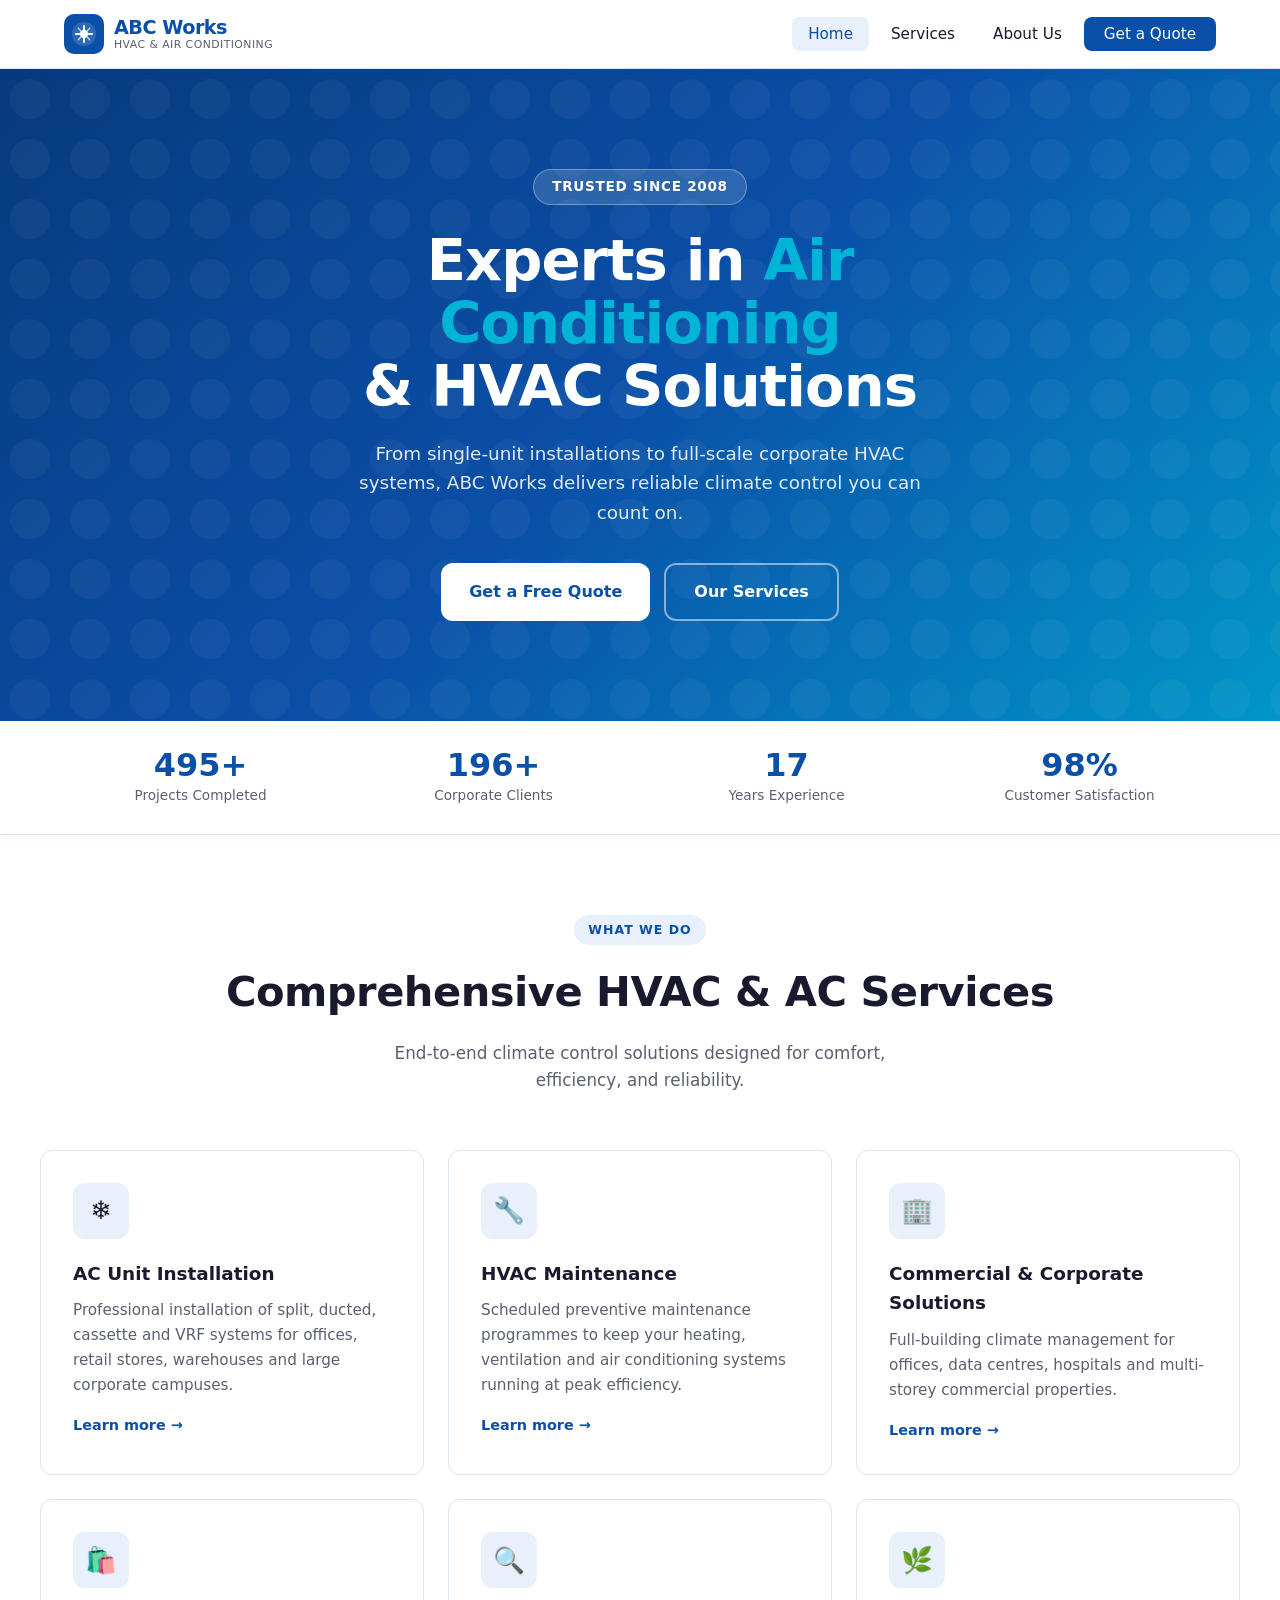
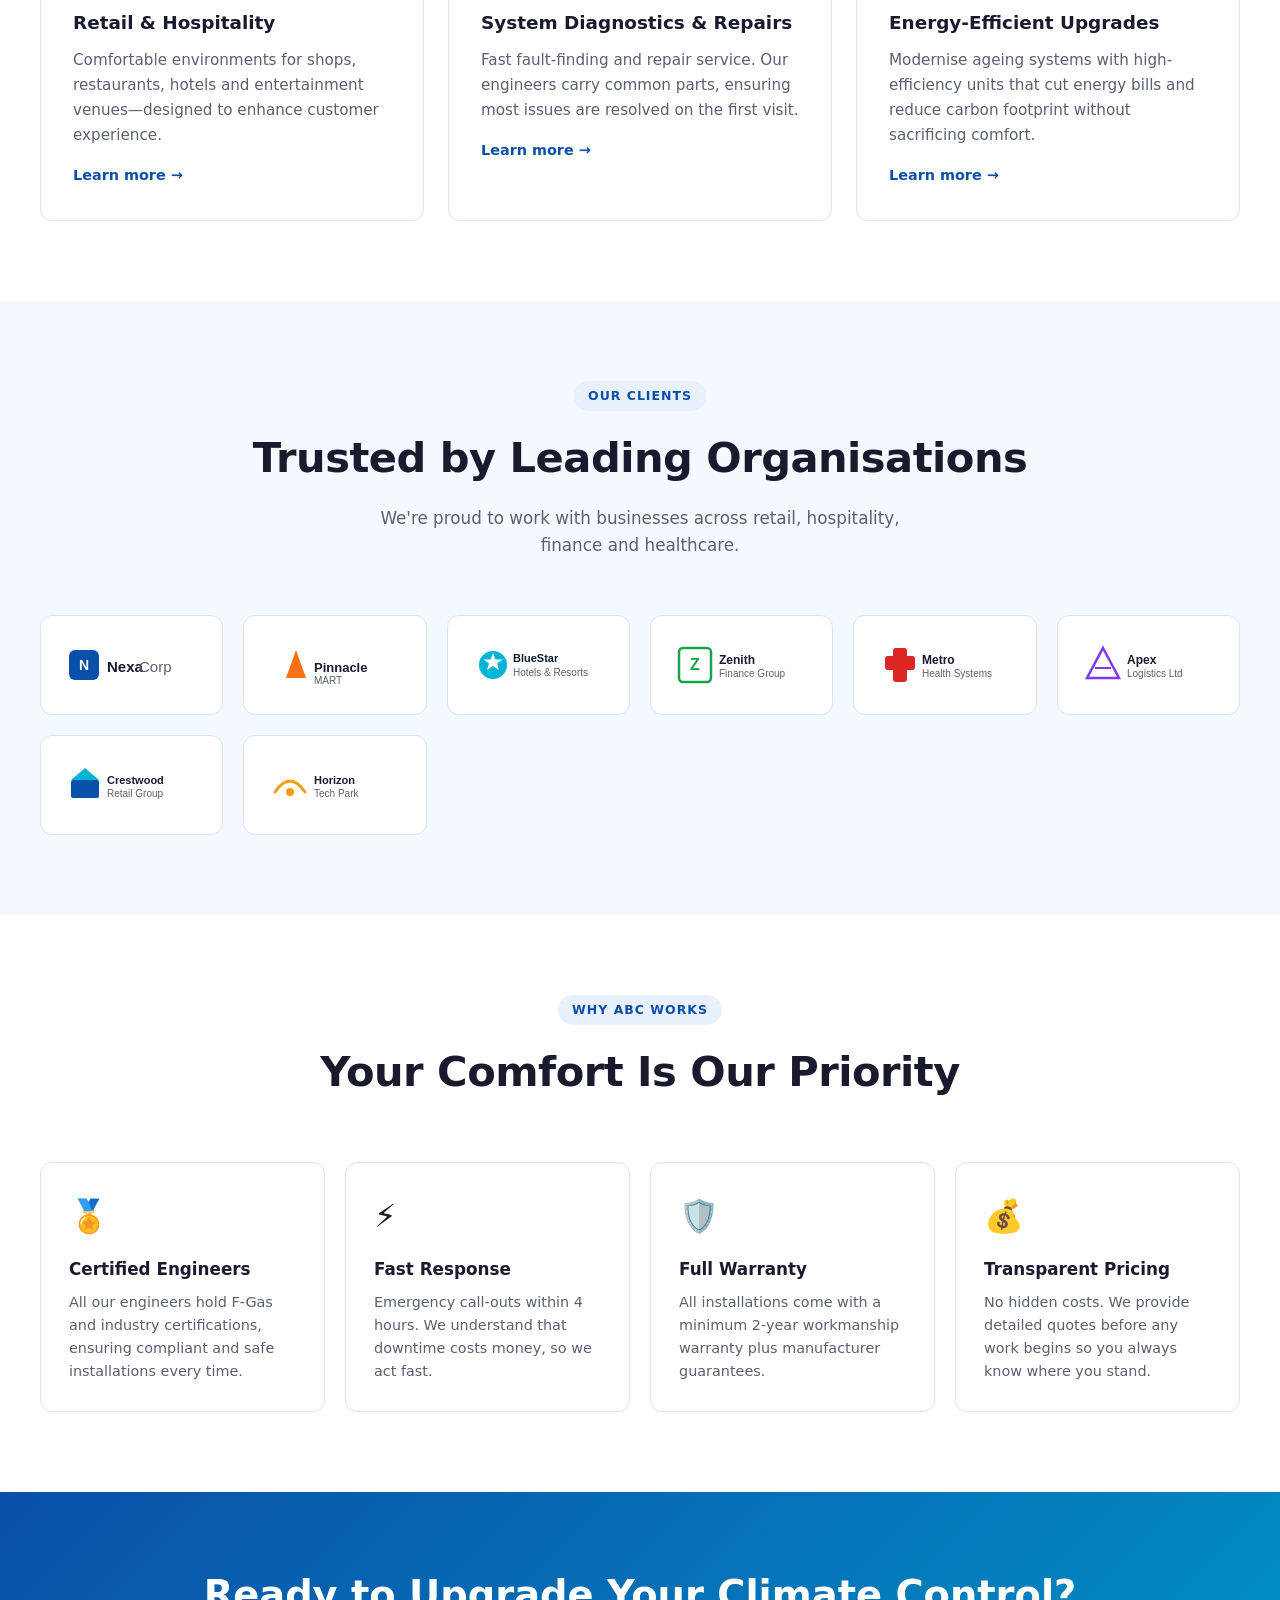
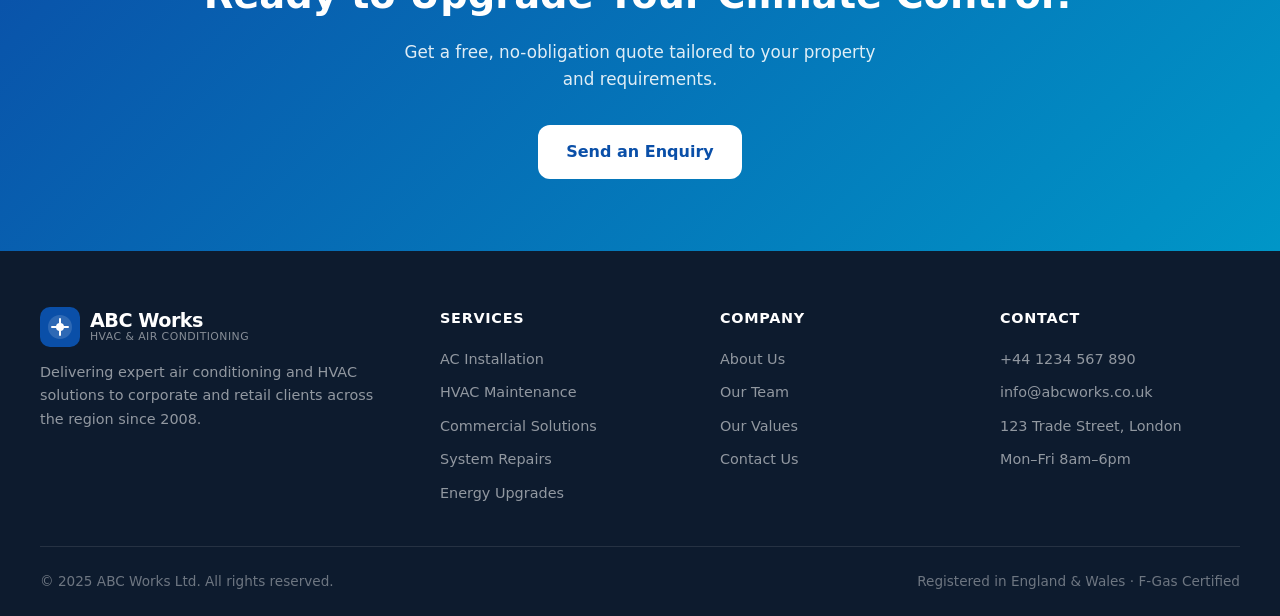
<file: abc-works/index.html>
<!DOCTYPE html>
<html lang="en">
<head>
  <meta charset="UTF-8" />
  <meta name="viewport" content="width=device-width, initial-scale=1.0" />
  <title>ABC Works – Air Conditioning & HVAC Specialists</title>
  <meta name="description" content="ABC Works provides professional AC installation, HVAC maintenance and climate control solutions for corporate and retail customers." />
  <link rel="stylesheet" href="style.css" />
</head>
<body>

<!-- ── NAVBAR ── -->
<nav class="navbar">
  <div class="nav-inner">
    <a href="index.html" class="nav-logo">
      <svg class="logo-icon" viewBox="0 0 40 40" fill="none" xmlns="http://www.w3.org/2000/svg">
        <rect width="40" height="40" rx="10" fill="#0a4fa8"/>
        <path d="M20 8C13.373 8 8 13.373 8 20s5.373 12 12 12 12-5.373 12-12S26.627 8 20 8z" fill="rgba(255,255,255,0.15)"/>
        <path d="M20 12v4M20 24v4M12 20h4M24 20h4" stroke="white" stroke-width="2" stroke-linecap="round"/>
        <circle cx="20" cy="20" r="4" fill="white"/>
        <path d="M14.34 14.34l2.83 2.83M22.83 22.83l2.83 2.83M25.66 14.34l-2.83 2.83M17.17 22.83l-2.83 2.83" stroke="rgba(255,255,255,0.7)" stroke-width="1.5" stroke-linecap="round"/>
      </svg>
      <div class="logo-text">
        <strong>ABC Works</strong>
        <span>HVAC &amp; Air Conditioning</span>
      </div>
    </a>
    <ul class="nav-links">
      <li><a href="index.html" class="active">Home</a></li>
      <li><a href="services.html">Services</a></li>
      <li><a href="about.html">About Us</a></li>
      <li><a href="services.html#enquiry" class="nav-cta">Get a Quote</a></li>
    </ul>
    <button class="nav-toggle" aria-label="Toggle navigation">
      <span></span><span></span><span></span>
    </button>
  </div>
</nav>

<!-- ── HERO ── -->
<section class="hero">
  <div class="hero-content">
    <div class="hero-badge">Trusted Since 2008</div>
    <h1>Experts in <em>Air Conditioning</em><br>&amp; HVAC Solutions</h1>
    <p>From single-unit installations to full-scale corporate HVAC systems, ABC Works delivers reliable climate control you can count on.</p>
    <div class="hero-actions">
      <a href="services.html#enquiry" class="btn btn-primary">Get a Free Quote</a>
      <a href="services.html" class="btn btn-outline">Our Services</a>
    </div>
  </div>
</section>

<!-- ── STATS ── -->
<div class="stats-bar">
  <div class="stats-inner">
    <div class="stat-item fade-in">
      <div class="stat-number" data-target="500" data-suffix="+">500+</div>
      <div class="stat-label">Projects Completed</div>
    </div>
    <div class="stat-item fade-in">
      <div class="stat-number" data-target="200" data-suffix="+">200+</div>
      <div class="stat-label">Corporate Clients</div>
    </div>
    <div class="stat-item fade-in">
      <div class="stat-number" data-target="17" data-suffix="">17</div>
      <div class="stat-label">Years Experience</div>
    </div>
    <div class="stat-item fade-in">
      <div class="stat-number" data-target="98" data-suffix="%">98%</div>
      <div class="stat-label">Customer Satisfaction</div>
    </div>
  </div>
</div>

<!-- ── SERVICES ── -->
<section class="section">
  <div class="container">
    <div class="section-header fade-in">
      <div class="section-tag">What We Do</div>
      <h2>Comprehensive HVAC &amp; AC Services</h2>
      <p>End-to-end climate control solutions designed for comfort, efficiency, and reliability.</p>
    </div>
    <div class="services-grid">
      <div class="service-card fade-in">
        <div class="service-icon">❄️</div>
        <h3>AC Unit Installation</h3>
        <p>Professional installation of split, ducted, cassette and VRF systems for offices, retail stores, warehouses and large corporate campuses.</p>
        <a href="services.html" class="card-link">Learn more →</a>
      </div>
      <div class="service-card fade-in">
        <div class="service-icon">🔧</div>
        <h3>HVAC Maintenance</h3>
        <p>Scheduled preventive maintenance programmes to keep your heating, ventilation and air conditioning systems running at peak efficiency.</p>
        <a href="services.html" class="card-link">Learn more →</a>
      </div>
      <div class="service-card fade-in">
        <div class="service-icon">🏢</div>
        <h3>Commercial &amp; Corporate Solutions</h3>
        <p>Full-building climate management for offices, data centres, hospitals and multi-storey commercial properties.</p>
        <a href="services.html" class="card-link">Learn more →</a>
      </div>
      <div class="service-card fade-in">
        <div class="service-icon">🛍️</div>
        <h3>Retail &amp; Hospitality</h3>
        <p>Comfortable environments for shops, restaurants, hotels and entertainment venues—designed to enhance customer experience.</p>
        <a href="services.html" class="card-link">Learn more →</a>
      </div>
      <div class="service-card fade-in">
        <div class="service-icon">🔍</div>
        <h3>System Diagnostics &amp; Repairs</h3>
        <p>Fast fault-finding and repair service. Our engineers carry common parts, ensuring most issues are resolved on the first visit.</p>
        <a href="services.html" class="card-link">Learn more →</a>
      </div>
      <div class="service-card fade-in">
        <div class="service-icon">🌿</div>
        <h3>Energy-Efficient Upgrades</h3>
        <p>Modernise ageing systems with high-efficiency units that cut energy bills and reduce carbon footprint without sacrificing comfort.</p>
        <a href="services.html" class="card-link">Learn more →</a>
      </div>
    </div>
  </div>
</section>

<!-- ── CUSTOMERS ── -->
<section class="section section-alt">
  <div class="container">
    <div class="section-header fade-in">
      <div class="section-tag">Our Clients</div>
      <h2>Trusted by Leading Organisations</h2>
      <p>We're proud to work with businesses across retail, hospitality, finance and healthcare.</p>
    </div>
    <div class="logos-grid">

      <!-- Logo 1: NexaCorp -->
      <div class="logo-card fade-in">
        <svg viewBox="0 0 130 50" xmlns="http://www.w3.org/2000/svg">
          <rect x="2" y="10" width="30" height="30" rx="6" fill="#0a4fa8"/>
          <text x="17" y="30" font-family="Arial Black,sans-serif" font-size="14" font-weight="900" fill="white" text-anchor="middle">N</text>
          <text x="40" y="32" font-family="Arial,sans-serif" font-size="15" font-weight="700" fill="#1a1a2e">Nexa</text>
          <text x="72" y="32" font-family="Arial,sans-serif" font-size="15" font-weight="400" fill="#5a6070">Corp</text>
        </svg>
      </div>

      <!-- Logo 2: PinnacleMart -->
      <div class="logo-card fade-in">
        <svg viewBox="0 0 130 50" xmlns="http://www.w3.org/2000/svg">
          <polygon points="16,38 26,10 36,38" fill="#f97316"/>
          <text x="44" y="32" font-family="Arial,sans-serif" font-size="13" font-weight="700" fill="#1a1a2e">Pinnacle</text>
          <text x="44" y="44" font-family="Arial,sans-serif" font-size="10" font-weight="400" fill="#5a6070">MART</text>
        </svg>
      </div>

      <!-- Logo 3: BlueStar Hotels -->
      <div class="logo-card fade-in">
        <svg viewBox="0 0 130 50" xmlns="http://www.w3.org/2000/svg">
          <circle cx="20" cy="25" r="14" fill="#00b4d8"/>
          <polygon points="20,13 22.5,19.5 29.5,19.5 24,23.5 26,30 20,26 14,30 16,23.5 10.5,19.5 17.5,19.5" fill="white"/>
          <text x="40" y="22" font-family="Arial,sans-serif" font-size="11" font-weight="700" fill="#0d1b2e">BlueStar</text>
          <text x="40" y="36" font-family="Arial,sans-serif" font-size="10" font-weight="400" fill="#5a6070">Hotels &amp; Resorts</text>
        </svg>
      </div>

      <!-- Logo 4: Zenith Finance -->
      <div class="logo-card fade-in">
        <svg viewBox="0 0 130 50" xmlns="http://www.w3.org/2000/svg">
          <rect x="2" y="8" width="32" height="34" rx="4" fill="none" stroke="#16a34a" stroke-width="2.5"/>
          <text x="18" y="30" font-family="Arial Black,sans-serif" font-size="16" font-weight="900" fill="#16a34a" text-anchor="middle">Z</text>
          <text x="42" y="24" font-family="Arial,sans-serif" font-size="12" font-weight="700" fill="#1a1a2e">Zenith</text>
          <text x="42" y="37" font-family="Arial,sans-serif" font-size="10" fill="#5a6070">Finance Group</text>
        </svg>
      </div>

      <!-- Logo 5: Metro Health -->
      <div class="logo-card fade-in">
        <svg viewBox="0 0 130 50" xmlns="http://www.w3.org/2000/svg">
          <rect x="13" y="8" width="14" height="34" rx="3" fill="#dc2626"/>
          <rect x="5" y="16" width="30" height="14" rx="3" fill="#dc2626"/>
          <text x="42" y="24" font-family="Arial,sans-serif" font-size="12" font-weight="700" fill="#1a1a2e">Metro</text>
          <text x="42" y="37" font-family="Arial,sans-serif" font-size="10" fill="#5a6070">Health Systems</text>
        </svg>
      </div>

      <!-- Logo 6: Apex Logistics -->
      <div class="logo-card fade-in">
        <svg viewBox="0 0 130 50" xmlns="http://www.w3.org/2000/svg">
          <polygon points="20,8 36,38 4,38" fill="none" stroke="#7c3aed" stroke-width="2.5"/>
          <line x1="12" y1="28" x2="28" y2="28" stroke="#7c3aed" stroke-width="2"/>
          <text x="44" y="24" font-family="Arial,sans-serif" font-size="12" font-weight="700" fill="#1a1a2e">Apex</text>
          <text x="44" y="37" font-family="Arial,sans-serif" font-size="10" fill="#5a6070">Logistics Ltd</text>
        </svg>
      </div>

      <!-- Logo 7: Crestwood Retail -->
      <div class="logo-card fade-in">
        <svg viewBox="0 0 130 50" xmlns="http://www.w3.org/2000/svg">
          <rect x="4" y="20" width="28" height="18" rx="2" fill="#0a4fa8"/>
          <polygon points="4,20 18,8 32,20" fill="#00b4d8"/>
          <text x="40" y="24" font-family="Arial,sans-serif" font-size="11" font-weight="700" fill="#1a1a2e">Crestwood</text>
          <text x="40" y="37" font-family="Arial,sans-serif" font-size="10" fill="#5a6070">Retail Group</text>
        </svg>
      </div>

      <!-- Logo 8: Horizon Tech -->
      <div class="logo-card fade-in">
        <svg viewBox="0 0 130 50" xmlns="http://www.w3.org/2000/svg">
          <path d="M5 32 Q20 10 35 32" fill="none" stroke="#f59e0b" stroke-width="3" stroke-linecap="round"/>
          <circle cx="20" cy="32" r="4" fill="#f59e0b"/>
          <text x="44" y="24" font-family="Arial,sans-serif" font-size="11" font-weight="700" fill="#1a1a2e">Horizon</text>
          <text x="44" y="37" font-family="Arial,sans-serif" font-size="10" fill="#5a6070">Tech Park</text>
        </svg>
      </div>

    </div>
  </div>
</section>

<!-- ── WHY US ── -->
<section class="section">
  <div class="container">
    <div class="section-header fade-in">
      <div class="section-tag">Why ABC Works</div>
      <h2>Your Comfort Is Our Priority</h2>
    </div>
    <div class="values-grid">
      <div class="value-card fade-in">
        <div class="value-icon">🏅</div>
        <h3>Certified Engineers</h3>
        <p>All our engineers hold F-Gas and industry certifications, ensuring compliant and safe installations every time.</p>
      </div>
      <div class="value-card fade-in">
        <div class="value-icon">⚡</div>
        <h3>Fast Response</h3>
        <p>Emergency call-outs within 4 hours. We understand that downtime costs money, so we act fast.</p>
      </div>
      <div class="value-card fade-in">
        <div class="value-icon">🛡️</div>
        <h3>Full Warranty</h3>
        <p>All installations come with a minimum 2-year workmanship warranty plus manufacturer guarantees.</p>
      </div>
      <div class="value-card fade-in">
        <div class="value-icon">💰</div>
        <h3>Transparent Pricing</h3>
        <p>No hidden costs. We provide detailed quotes before any work begins so you always know where you stand.</p>
      </div>
    </div>
  </div>
</section>

<!-- ── CTA ── -->
<div class="cta-banner">
  <h2>Ready to Upgrade Your Climate Control?</h2>
  <p>Get a free, no-obligation quote tailored to your property and requirements.</p>
  <a href="services.html#enquiry" class="btn btn-primary">Send an Enquiry</a>
</div>

<!-- ── FOOTER ── -->
<footer>
  <div class="footer-inner">
    <div class="footer-top">
      <div class="footer-brand">
        <a href="index.html" class="nav-logo">
          <svg class="logo-icon" viewBox="0 0 40 40" fill="none" xmlns="http://www.w3.org/2000/svg">
            <rect width="40" height="40" rx="10" fill="#0a4fa8"/>
            <path d="M20 8C13.373 8 8 13.373 8 20s5.373 12 12 12 12-5.373 12-12S26.627 8 20 8z" fill="rgba(255,255,255,0.15)"/>
            <path d="M20 12v4M20 24v4M12 20h4M24 20h4" stroke="white" stroke-width="2" stroke-linecap="round"/>
            <circle cx="20" cy="20" r="4" fill="white"/>
          </svg>
          <div class="logo-text">
            <strong>ABC Works</strong>
            <span>HVAC &amp; Air Conditioning</span>
          </div>
        </a>
        <p class="footer-desc">Delivering expert air conditioning and HVAC solutions to corporate and retail clients across the region since 2008.</p>
      </div>
      <div class="footer-col">
        <h4>Services</h4>
        <ul>
          <li><a href="services.html">AC Installation</a></li>
          <li><a href="services.html">HVAC Maintenance</a></li>
          <li><a href="services.html">Commercial Solutions</a></li>
          <li><a href="services.html">System Repairs</a></li>
          <li><a href="services.html">Energy Upgrades</a></li>
        </ul>
      </div>
      <div class="footer-col">
        <h4>Company</h4>
        <ul>
          <li><a href="about.html">About Us</a></li>
          <li><a href="about.html#team">Our Team</a></li>
          <li><a href="about.html#values">Our Values</a></li>
          <li><a href="services.html#enquiry">Contact Us</a></li>
        </ul>
      </div>
      <div class="footer-col">
        <h4>Contact</h4>
        <ul>
          <li><a href="tel:+441234567890">+44 1234 567 890</a></li>
          <li><a href="mailto:info@abcworks.co.uk">info@abcworks.co.uk</a></li>
          <li><a href="#">123 Trade Street, London</a></li>
          <li><a href="#">Mon–Fri 8am–6pm</a></li>
        </ul>
      </div>
    </div>
    <div class="footer-bottom">
      <span>&copy; 2025 ABC Works Ltd. All rights reserved.</span>
      <span>Registered in England &amp; Wales · F-Gas Certified</span>
    </div>
  </div>
</footer>

<script src="script.js"></script>
</body>
</html>
</file>
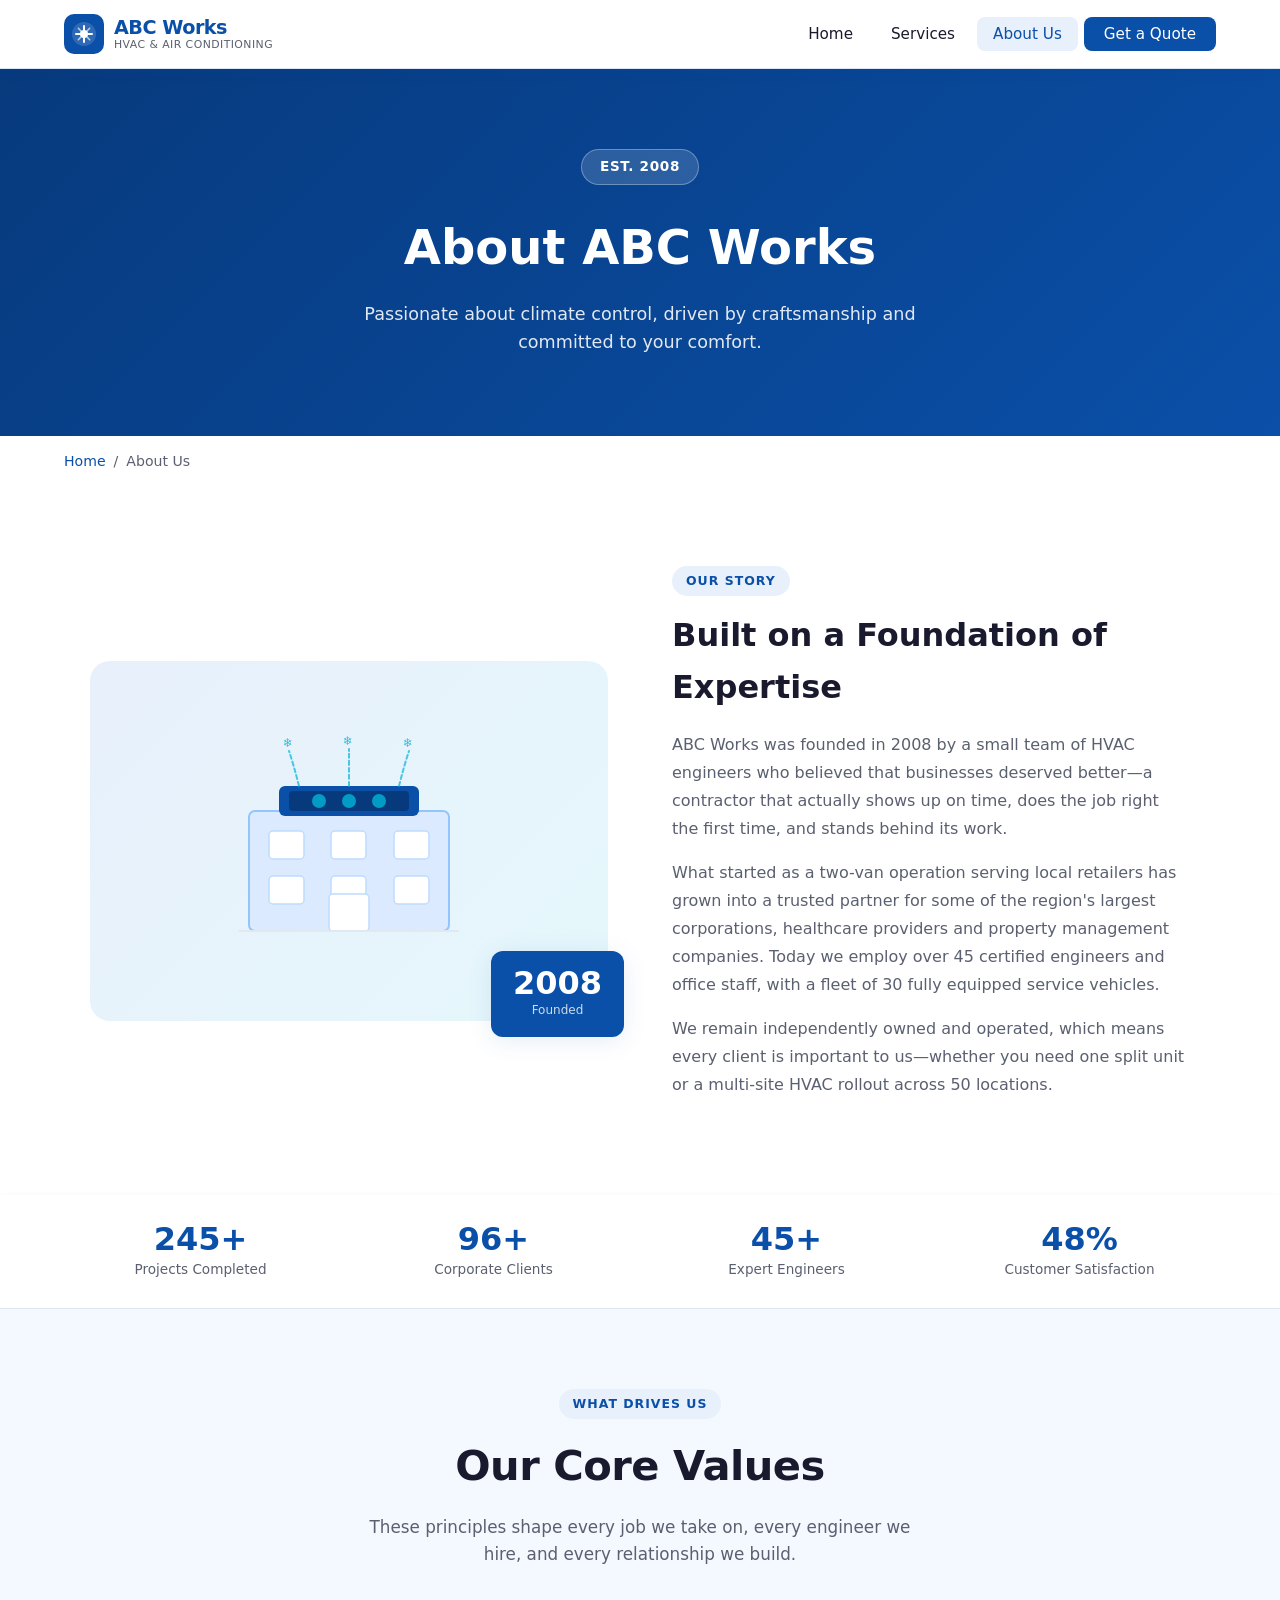
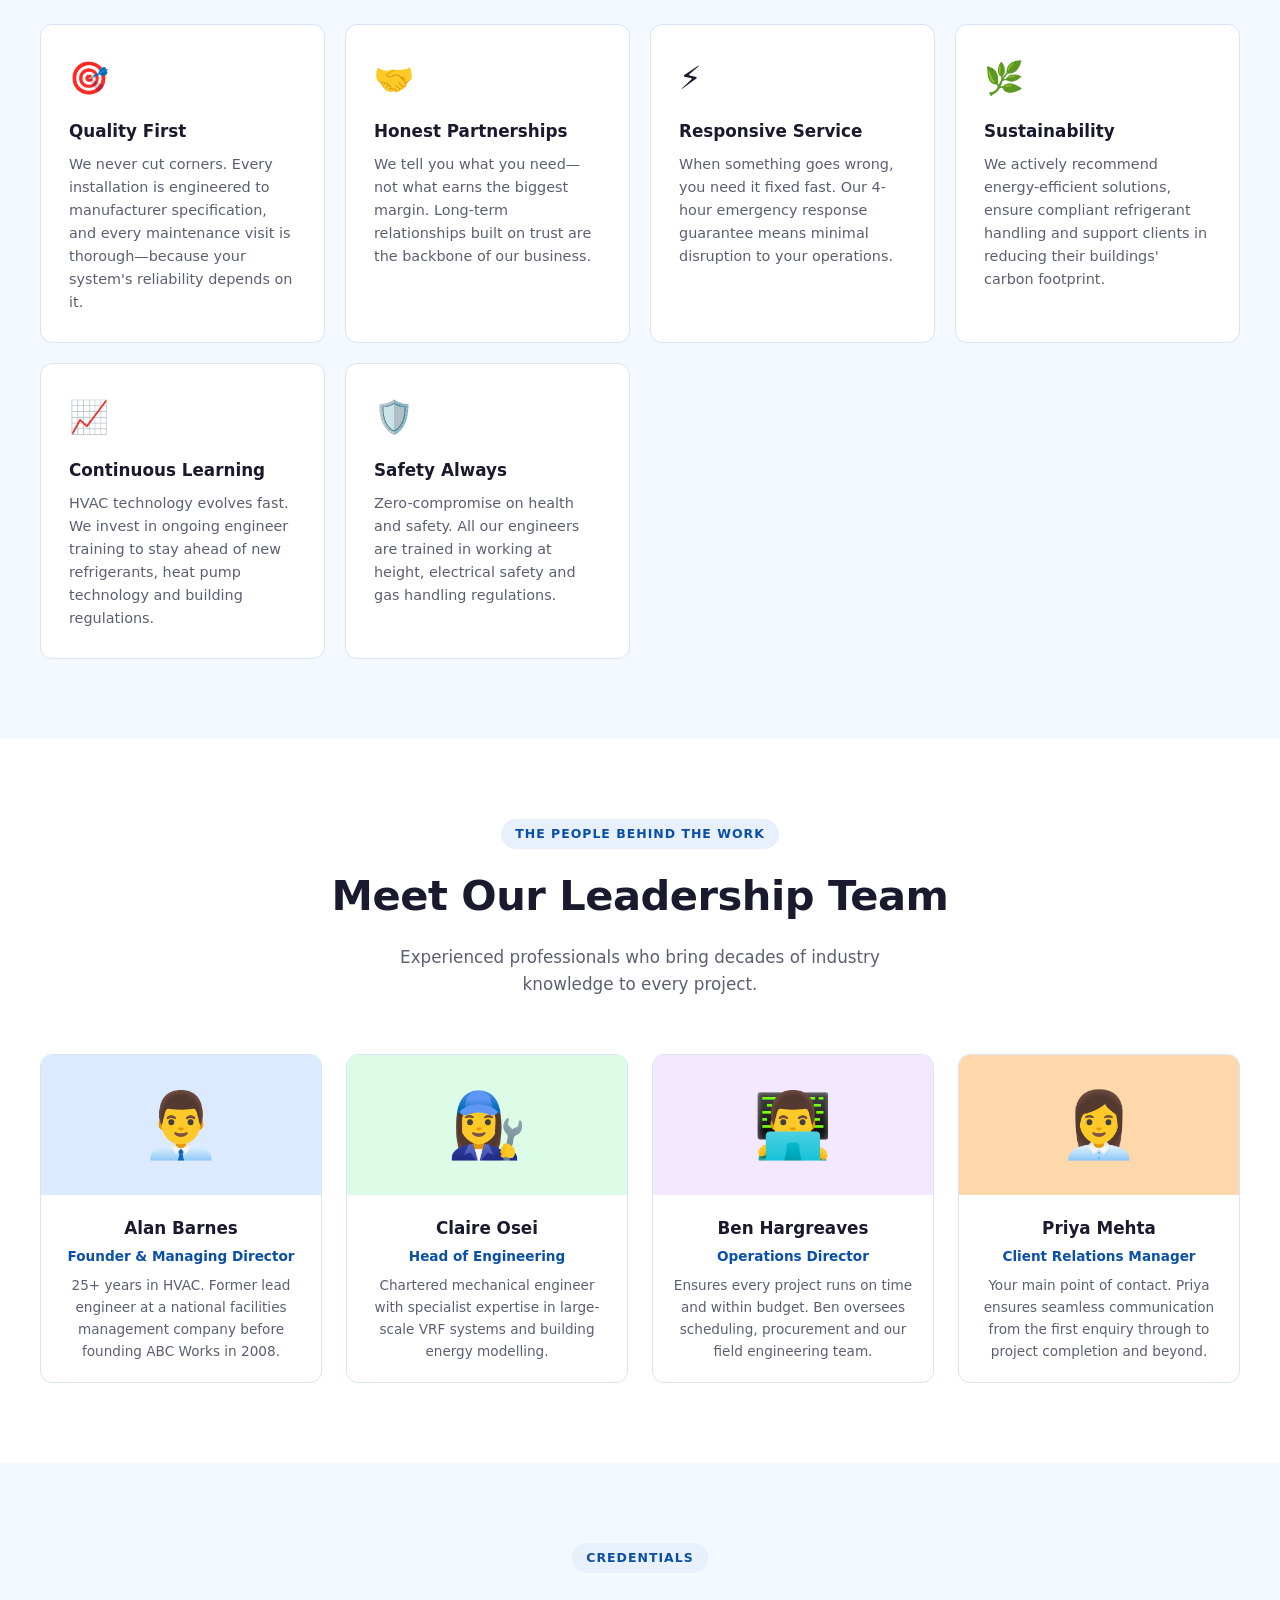
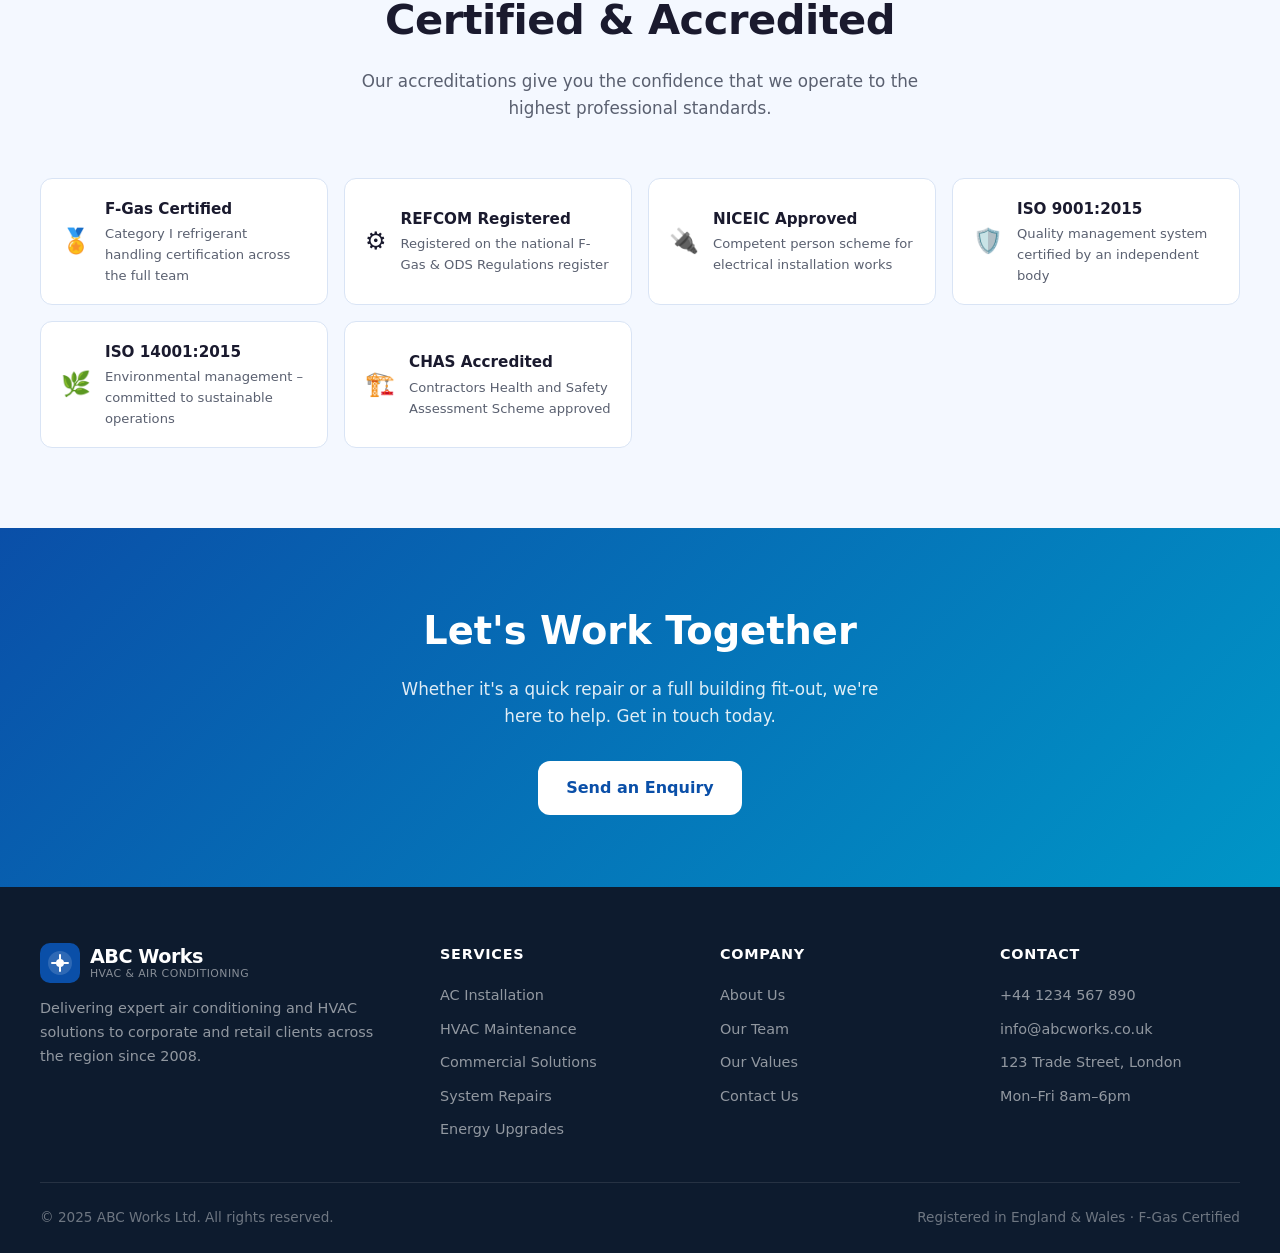
<file: abc-works/about.html>
<!DOCTYPE html>
<html lang="en">
<head>
  <meta charset="UTF-8" />
  <meta name="viewport" content="width=device-width, initial-scale=1.0" />
  <title>About Us – ABC Works</title>
  <meta name="description" content="Learn about ABC Works – our story, our team, our values and our commitment to delivering the best HVAC and air conditioning service." />
  <link rel="stylesheet" href="style.css" />
</head>
<body>

<!-- ── NAVBAR ── -->
<nav class="navbar">
  <div class="nav-inner">
    <a href="index.html" class="nav-logo">
      <svg class="logo-icon" viewBox="0 0 40 40" fill="none" xmlns="http://www.w3.org/2000/svg">
        <rect width="40" height="40" rx="10" fill="#0a4fa8"/>
        <path d="M20 8C13.373 8 8 13.373 8 20s5.373 12 12 12 12-5.373 12-12S26.627 8 20 8z" fill="rgba(255,255,255,0.15)"/>
        <path d="M20 12v4M20 24v4M12 20h4M24 20h4" stroke="white" stroke-width="2" stroke-linecap="round"/>
        <circle cx="20" cy="20" r="4" fill="white"/>
        <path d="M14.34 14.34l2.83 2.83M22.83 22.83l2.83 2.83M25.66 14.34l-2.83 2.83M17.17 22.83l-2.83 2.83" stroke="rgba(255,255,255,0.7)" stroke-width="1.5" stroke-linecap="round"/>
      </svg>
      <div class="logo-text">
        <strong>ABC Works</strong>
        <span>HVAC &amp; Air Conditioning</span>
      </div>
    </a>
    <ul class="nav-links">
      <li><a href="index.html">Home</a></li>
      <li><a href="services.html">Services</a></li>
      <li><a href="about.html" class="active">About Us</a></li>
      <li><a href="services.html#enquiry" class="nav-cta">Get a Quote</a></li>
    </ul>
    <button class="nav-toggle" aria-label="Toggle navigation">
      <span></span><span></span><span></span>
    </button>
  </div>
</nav>

<!-- ── ABOUT HERO ── -->
<section class="about-hero">
  <div class="hero-badge">Est. 2008</div>
  <h1>About ABC Works</h1>
  <p>Passionate about climate control, driven by craftsmanship and committed to your comfort.</p>
</section>

<div class="breadcrumb">
  <a href="index.html">Home</a>
  <span>/</span>
  <span>About Us</span>
</div>

<!-- ── OUR STORY ── -->
<section class="about-story">
  <div class="story-grid">
    <div class="story-visual fade-in">
      <div class="story-image-block">
        <!-- Illustrated AC/HVAC graphic -->
        <svg viewBox="0 0 260 220" fill="none" xmlns="http://www.w3.org/2000/svg">
          <!-- Building -->
          <rect x="30" y="80" width="200" height="120" rx="6" fill="#dbeafe" stroke="#93c5fd" stroke-width="2"/>
          <!-- Windows -->
          <rect x="50" y="100" width="35" height="28" rx="4" fill="white" stroke="#bfdbfe" stroke-width="1.5"/>
          <rect x="112" y="100" width="35" height="28" rx="4" fill="white" stroke="#bfdbfe" stroke-width="1.5"/>
          <rect x="175" y="100" width="35" height="28" rx="4" fill="white" stroke="#bfdbfe" stroke-width="1.5"/>
          <rect x="50" y="145" width="35" height="28" rx="4" fill="white" stroke="#bfdbfe" stroke-width="1.5"/>
          <rect x="112" y="145" width="35" height="28" rx="4" fill="white" stroke="#bfdbfe" stroke-width="1.5"/>
          <rect x="175" y="145" width="35" height="28" rx="4" fill="white" stroke="#bfdbfe" stroke-width="1.5"/>
          <!-- Door -->
          <rect x="110" y="163" width="40" height="37" rx="4" fill="white" stroke="#bfdbfe" stroke-width="1.5"/>
          <!-- Rooftop AC unit -->
          <rect x="60" y="55" width="140" height="30" rx="6" fill="#0a4fa8"/>
          <rect x="70" y="60" width="120" height="20" rx="4" fill="#073a7d"/>
          <circle cx="100" cy="70" r="7" fill="#00b4d8" opacity="0.8"/>
          <circle cx="130" cy="70" r="7" fill="#00b4d8" opacity="0.8"/>
          <circle cx="160" cy="70" r="7" fill="#00b4d8" opacity="0.8"/>
          <!-- Cool air lines -->
          <path d="M80 55 Q75 35 70 20" stroke="#00b4d8" stroke-width="2" stroke-dasharray="4 3" stroke-linecap="round" opacity="0.7"/>
          <path d="M130 55 Q130 35 130 18" stroke="#00b4d8" stroke-width="2" stroke-dasharray="4 3" stroke-linecap="round" opacity="0.7"/>
          <path d="M180 55 Q185 35 190 20" stroke="#00b4d8" stroke-width="2" stroke-dasharray="4 3" stroke-linecap="round" opacity="0.7"/>
          <!-- Snowflake icons -->
          <text x="64" y="16" font-size="12" fill="#00b4d8" opacity="0.8">❄</text>
          <text x="124" y="14" font-size="12" fill="#00b4d8" opacity="0.8">❄</text>
          <text x="184" y="16" font-size="12" fill="#00b4d8" opacity="0.8">❄</text>
          <!-- Ground line -->
          <line x1="20" y1="200" x2="240" y2="200" stroke="#e2e8f0" stroke-width="2"/>
        </svg>
      </div>
      <div class="founded-badge">
        <div class="year">2008</div>
        <div class="label">Founded</div>
      </div>
    </div>

    <div class="story-content fade-in">
      <div class="section-tag" style="margin-bottom:14px;">Our Story</div>
      <h2>Built on a Foundation of Expertise</h2>
      <p>ABC Works was founded in 2008 by a small team of HVAC engineers who believed that businesses deserved better—a contractor that actually shows up on time, does the job right the first time, and stands behind its work.</p>
      <p>What started as a two-van operation serving local retailers has grown into a trusted partner for some of the region's largest corporations, healthcare providers and property management companies. Today we employ over 45 certified engineers and office staff, with a fleet of 30 fully equipped service vehicles.</p>
      <p>We remain independently owned and operated, which means every client is important to us—whether you need one split unit or a multi-site HVAC rollout across 50 locations.</p>
    </div>
  </div>
</section>

<!-- ── STATS ── -->
<div class="stats-bar">
  <div class="stats-inner">
    <div class="stat-item fade-in">
      <div class="stat-number" data-target="500" data-suffix="+">500+</div>
      <div class="stat-label">Projects Completed</div>
    </div>
    <div class="stat-item fade-in">
      <div class="stat-number" data-target="200" data-suffix="+">200+</div>
      <div class="stat-label">Corporate Clients</div>
    </div>
    <div class="stat-item fade-in">
      <div class="stat-number" data-target="45" data-suffix="+">45+</div>
      <div class="stat-label">Expert Engineers</div>
    </div>
    <div class="stat-item fade-in">
      <div class="stat-number" data-target="98" data-suffix="%">98%</div>
      <div class="stat-label">Customer Satisfaction</div>
    </div>
  </div>
</div>

<!-- ── VALUES ── -->
<section class="section section-alt" id="values">
  <div class="container">
    <div class="section-header fade-in">
      <div class="section-tag">What Drives Us</div>
      <h2>Our Core Values</h2>
      <p>These principles shape every job we take on, every engineer we hire, and every relationship we build.</p>
    </div>
    <div class="values-grid">
      <div class="value-card fade-in">
        <div class="value-icon">🎯</div>
        <h3>Quality First</h3>
        <p>We never cut corners. Every installation is engineered to manufacturer specification, and every maintenance visit is thorough—because your system's reliability depends on it.</p>
      </div>
      <div class="value-card fade-in">
        <div class="value-icon">🤝</div>
        <h3>Honest Partnerships</h3>
        <p>We tell you what you need—not what earns the biggest margin. Long-term relationships built on trust are the backbone of our business.</p>
      </div>
      <div class="value-card fade-in">
        <div class="value-icon">⚡</div>
        <h3>Responsive Service</h3>
        <p>When something goes wrong, you need it fixed fast. Our 4-hour emergency response guarantee means minimal disruption to your operations.</p>
      </div>
      <div class="value-card fade-in">
        <div class="value-icon">🌿</div>
        <h3>Sustainability</h3>
        <p>We actively recommend energy-efficient solutions, ensure compliant refrigerant handling and support clients in reducing their buildings' carbon footprint.</p>
      </div>
      <div class="value-card fade-in">
        <div class="value-icon">📈</div>
        <h3>Continuous Learning</h3>
        <p>HVAC technology evolves fast. We invest in ongoing engineer training to stay ahead of new refrigerants, heat pump technology and building regulations.</p>
      </div>
      <div class="value-card fade-in">
        <div class="value-icon">🛡️</div>
        <h3>Safety Always</h3>
        <p>Zero-compromise on health and safety. All our engineers are trained in working at height, electrical safety and gas handling regulations.</p>
      </div>
    </div>
  </div>
</section>

<!-- ── TEAM ── -->
<section class="section" id="team">
  <div class="container">
    <div class="section-header fade-in">
      <div class="section-tag">The People Behind the Work</div>
      <h2>Meet Our Leadership Team</h2>
      <p>Experienced professionals who bring decades of industry knowledge to every project.</p>
    </div>
    <div class="team-grid">
      <div class="team-card fade-in">
        <div class="team-avatar blue">👨‍💼</div>
        <div class="team-info">
          <h3>Alan Barnes</h3>
          <div class="role">Founder &amp; Managing Director</div>
          <p>25+ years in HVAC. Former lead engineer at a national facilities management company before founding ABC Works in 2008.</p>
        </div>
      </div>
      <div class="team-card fade-in">
        <div class="team-avatar green">👩‍🔧</div>
        <div class="team-info">
          <h3>Claire Osei</h3>
          <div class="role">Head of Engineering</div>
          <p>Chartered mechanical engineer with specialist expertise in large-scale VRF systems and building energy modelling.</p>
        </div>
      </div>
      <div class="team-card fade-in">
        <div class="team-avatar purple">👨‍💻</div>
        <div class="team-info">
          <h3>Ben Hargreaves</h3>
          <div class="role">Operations Director</div>
          <p>Ensures every project runs on time and within budget. Ben oversees scheduling, procurement and our field engineering team.</p>
        </div>
      </div>
      <div class="team-card fade-in">
        <div class="team-avatar orange">👩‍💼</div>
        <div class="team-info">
          <h3>Priya Mehta</h3>
          <div class="role">Client Relations Manager</div>
          <p>Your main point of contact. Priya ensures seamless communication from the first enquiry through to project completion and beyond.</p>
        </div>
      </div>
    </div>
  </div>
</section>

<!-- ── CERTIFICATIONS ── -->
<section class="section section-alt">
  <div class="container">
    <div class="section-header fade-in">
      <div class="section-tag">Credentials</div>
      <h2>Certified &amp; Accredited</h2>
      <p>Our accreditations give you the confidence that we operate to the highest professional standards.</p>
    </div>
    <div class="cert-list fade-in">
      <div class="cert-item">
        <div class="cert-icon">🏅</div>
        <div>
          <h4>F-Gas Certified</h4>
          <p>Category I refrigerant handling certification across the full team</p>
        </div>
      </div>
      <div class="cert-item">
        <div class="cert-icon">⚙️</div>
        <div>
          <h4>REFCOM Registered</h4>
          <p>Registered on the national F-Gas & ODS Regulations register</p>
        </div>
      </div>
      <div class="cert-item">
        <div class="cert-icon">🔌</div>
        <div>
          <h4>NICEIC Approved</h4>
          <p>Competent person scheme for electrical installation works</p>
        </div>
      </div>
      <div class="cert-item">
        <div class="cert-icon">🛡️</div>
        <div>
          <h4>ISO 9001:2015</h4>
          <p>Quality management system certified by an independent body</p>
        </div>
      </div>
      <div class="cert-item">
        <div class="cert-icon">🌿</div>
        <div>
          <h4>ISO 14001:2015</h4>
          <p>Environmental management – committed to sustainable operations</p>
        </div>
      </div>
      <div class="cert-item">
        <div class="cert-icon">🏗️</div>
        <div>
          <h4>CHAS Accredited</h4>
          <p>Contractors Health and Safety Assessment Scheme approved</p>
        </div>
      </div>
    </div>
  </div>
</section>

<!-- ── CTA ── -->
<div class="cta-banner">
  <h2>Let's Work Together</h2>
  <p>Whether it's a quick repair or a full building fit-out, we're here to help. Get in touch today.</p>
  <a href="services.html#enquiry" class="btn btn-primary">Send an Enquiry</a>
</div>

<!-- ── FOOTER ── -->
<footer>
  <div class="footer-inner">
    <div class="footer-top">
      <div class="footer-brand">
        <a href="index.html" class="nav-logo">
          <svg class="logo-icon" viewBox="0 0 40 40" fill="none" xmlns="http://www.w3.org/2000/svg">
            <rect width="40" height="40" rx="10" fill="#0a4fa8"/>
            <path d="M20 8C13.373 8 8 13.373 8 20s5.373 12 12 12 12-5.373 12-12S26.627 8 20 8z" fill="rgba(255,255,255,0.15)"/>
            <path d="M20 12v4M20 24v4M12 20h4M24 20h4" stroke="white" stroke-width="2" stroke-linecap="round"/>
            <circle cx="20" cy="20" r="4" fill="white"/>
          </svg>
          <div class="logo-text">
            <strong>ABC Works</strong>
            <span>HVAC &amp; Air Conditioning</span>
          </div>
        </a>
        <p class="footer-desc">Delivering expert air conditioning and HVAC solutions to corporate and retail clients across the region since 2008.</p>
      </div>
      <div class="footer-col">
        <h4>Services</h4>
        <ul>
          <li><a href="services.html">AC Installation</a></li>
          <li><a href="services.html">HVAC Maintenance</a></li>
          <li><a href="services.html">Commercial Solutions</a></li>
          <li><a href="services.html">System Repairs</a></li>
          <li><a href="services.html">Energy Upgrades</a></li>
        </ul>
      </div>
      <div class="footer-col">
        <h4>Company</h4>
        <ul>
          <li><a href="about.html">About Us</a></li>
          <li><a href="about.html#team">Our Team</a></li>
          <li><a href="about.html#values">Our Values</a></li>
          <li><a href="services.html#enquiry">Contact Us</a></li>
        </ul>
      </div>
      <div class="footer-col">
        <h4>Contact</h4>
        <ul>
          <li><a href="tel:+441234567890">+44 1234 567 890</a></li>
          <li><a href="mailto:info@abcworks.co.uk">info@abcworks.co.uk</a></li>
          <li><a href="#">123 Trade Street, London</a></li>
          <li><a href="#">Mon–Fri 8am–6pm</a></li>
        </ul>
      </div>
    </div>
    <div class="footer-bottom">
      <span>&copy; 2025 ABC Works Ltd. All rights reserved.</span>
      <span>Registered in England &amp; Wales · F-Gas Certified</span>
    </div>
  </div>
</footer>

<script src="script.js"></script>
</body>
</html>
</file>
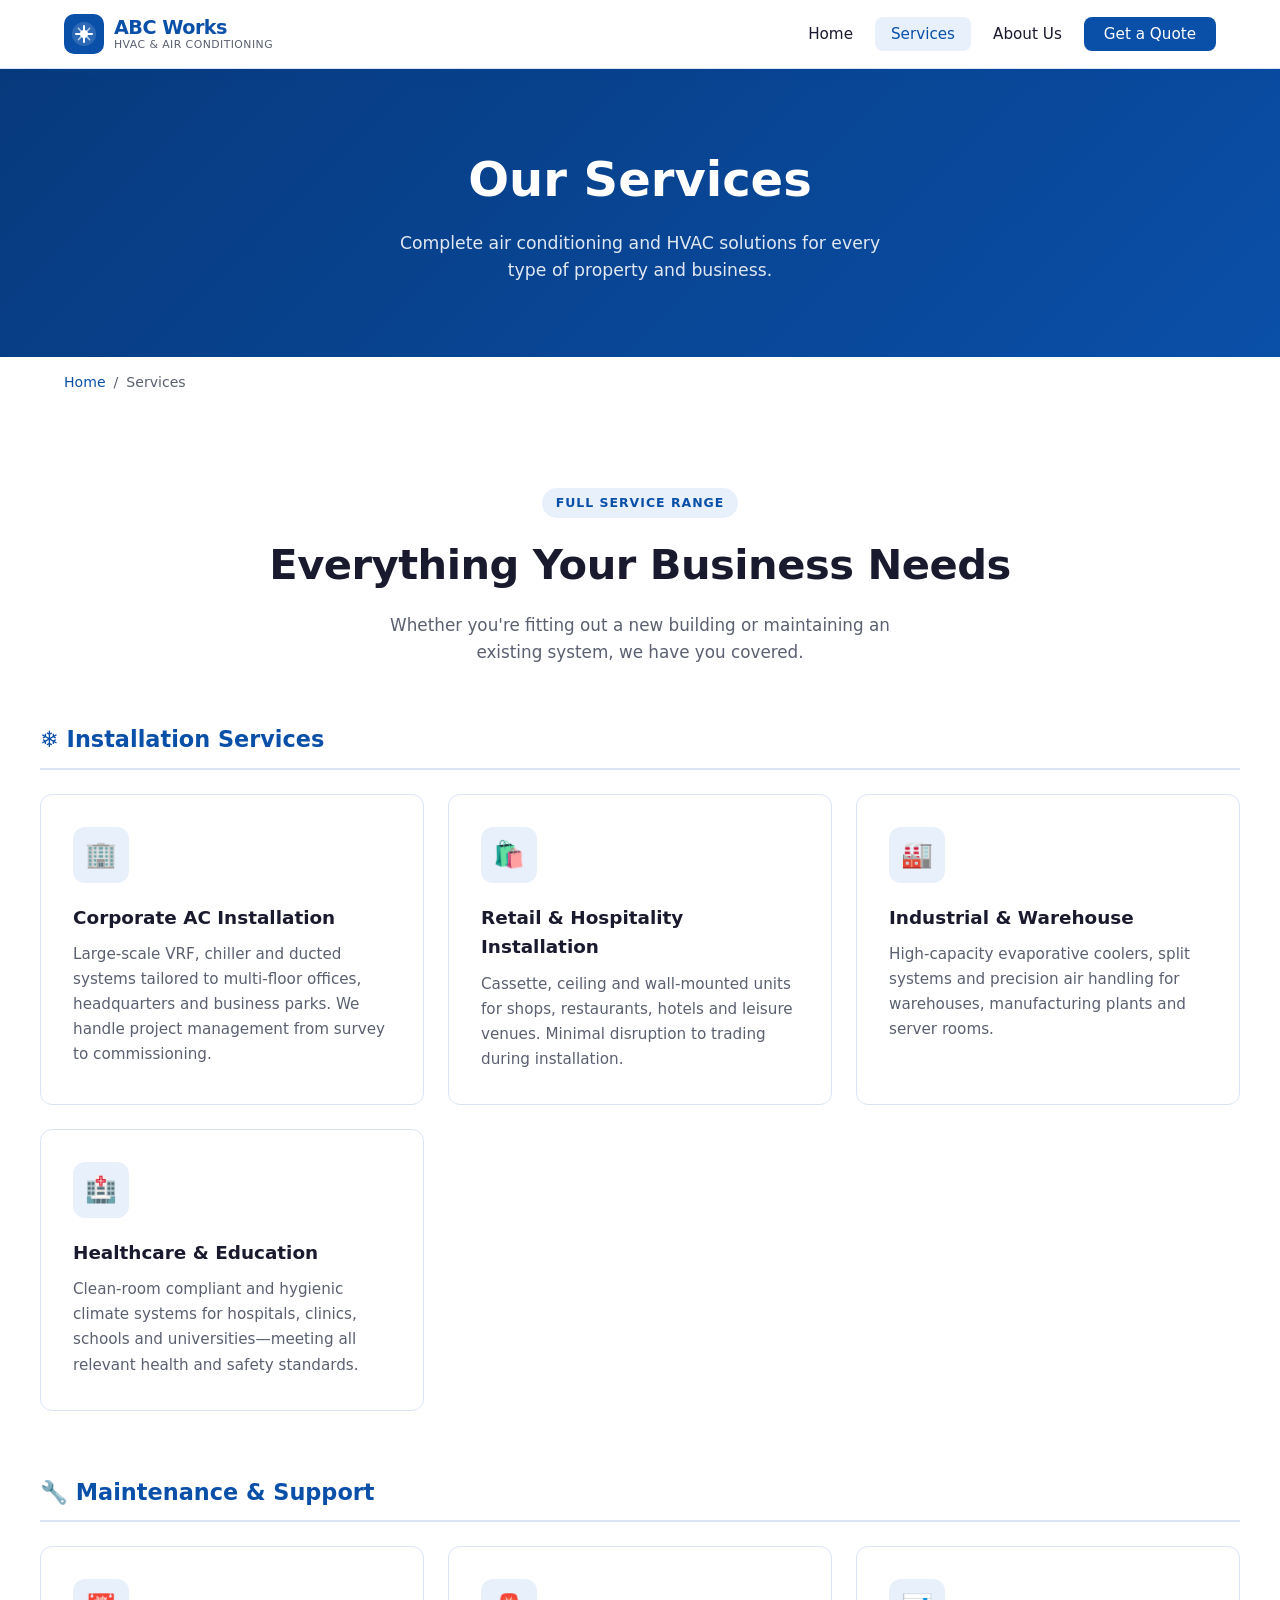
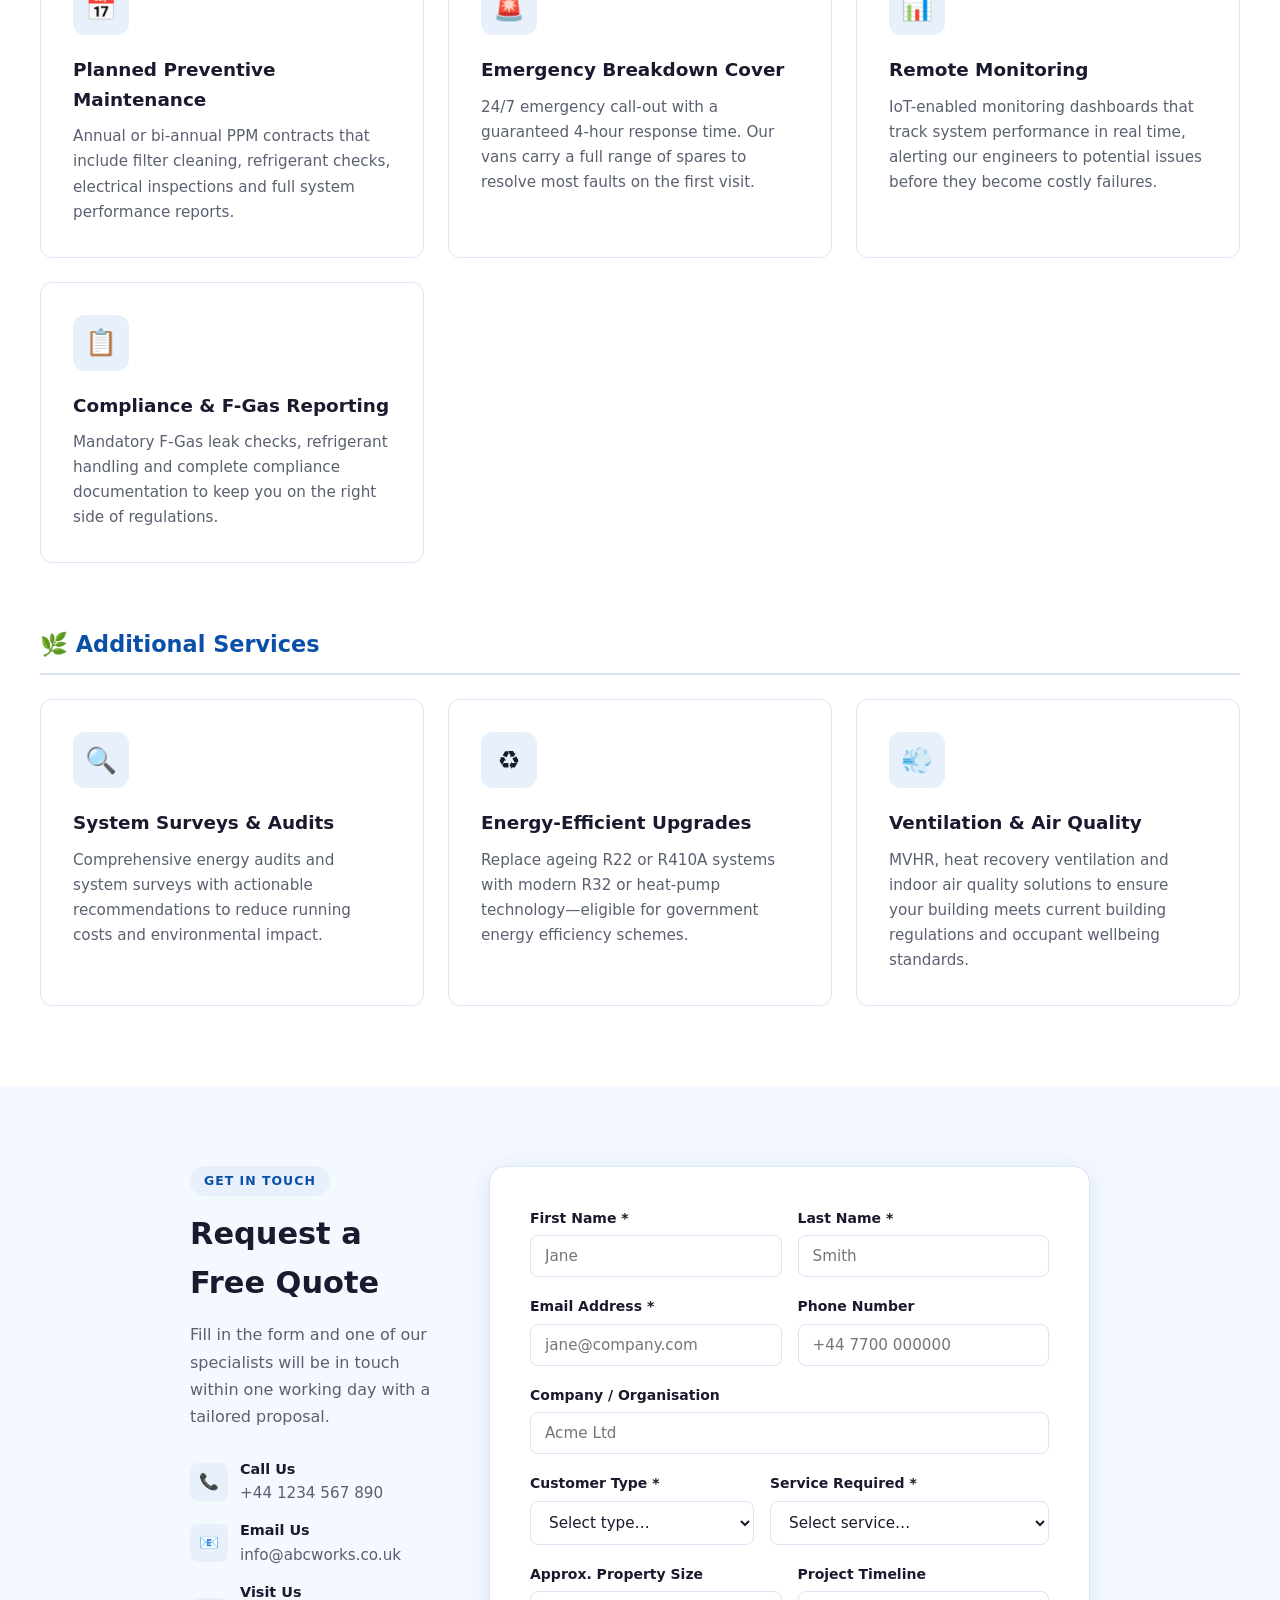
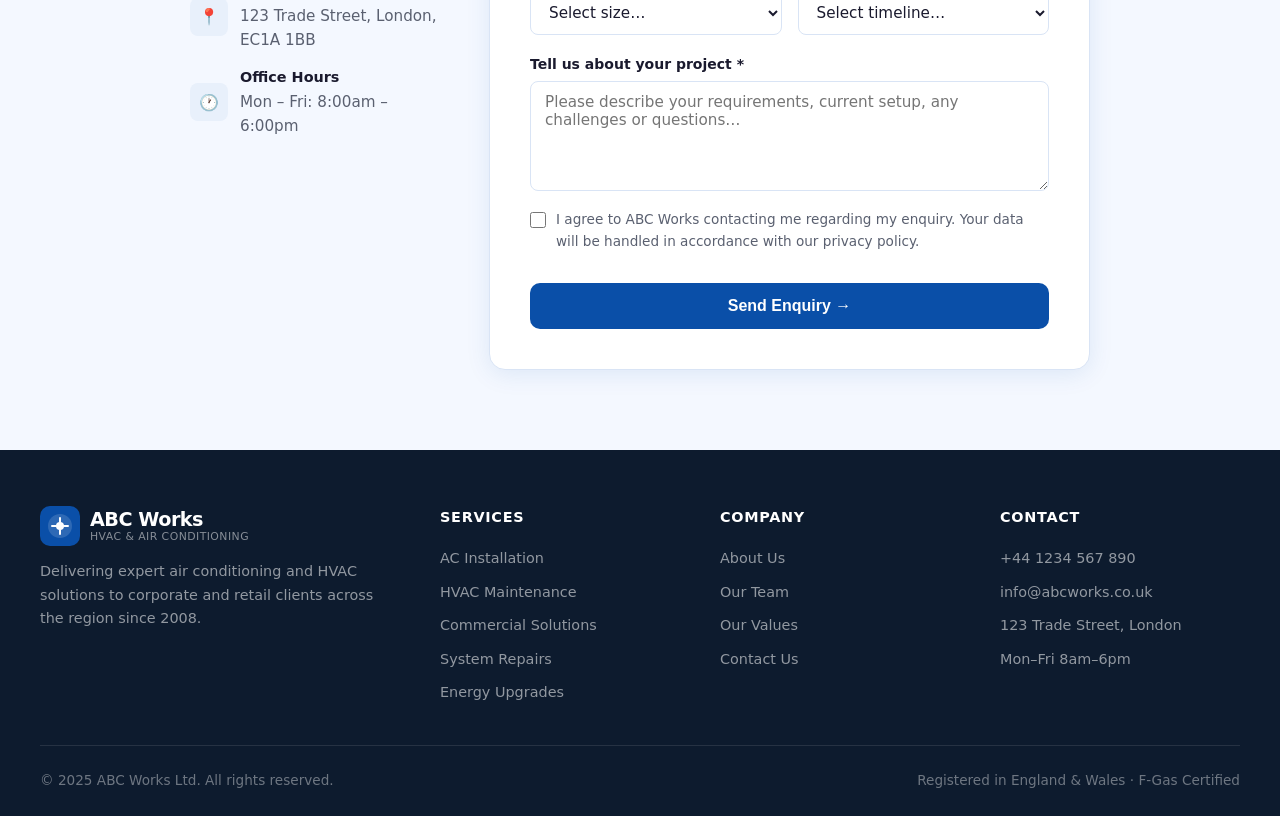
<file: abc-works/services.html>
<!DOCTYPE html>
<html lang="en">
<head>
  <meta charset="UTF-8" />
  <meta name="viewport" content="width=device-width, initial-scale=1.0" />
  <title>Services &amp; Enquiry – ABC Works</title>
  <meta name="description" content="Explore ABC Works' full range of AC installation, HVAC maintenance and commercial climate control services. Submit a service enquiry today." />
  <link rel="stylesheet" href="style.css" />
</head>
<body>

<!-- ── NAVBAR ── -->
<nav class="navbar">
  <div class="nav-inner">
    <a href="index.html" class="nav-logo">
      <svg class="logo-icon" viewBox="0 0 40 40" fill="none" xmlns="http://www.w3.org/2000/svg">
        <rect width="40" height="40" rx="10" fill="#0a4fa8"/>
        <path d="M20 8C13.373 8 8 13.373 8 20s5.373 12 12 12 12-5.373 12-12S26.627 8 20 8z" fill="rgba(255,255,255,0.15)"/>
        <path d="M20 12v4M20 24v4M12 20h4M24 20h4" stroke="white" stroke-width="2" stroke-linecap="round"/>
        <circle cx="20" cy="20" r="4" fill="white"/>
        <path d="M14.34 14.34l2.83 2.83M22.83 22.83l2.83 2.83M25.66 14.34l-2.83 2.83M17.17 22.83l-2.83 2.83" stroke="rgba(255,255,255,0.7)" stroke-width="1.5" stroke-linecap="round"/>
      </svg>
      <div class="logo-text">
        <strong>ABC Works</strong>
        <span>HVAC &amp; Air Conditioning</span>
      </div>
    </a>
    <ul class="nav-links">
      <li><a href="index.html">Home</a></li>
      <li><a href="services.html" class="active">Services</a></li>
      <li><a href="about.html">About Us</a></li>
      <li><a href="#enquiry" class="nav-cta">Get a Quote</a></li>
    </ul>
    <button class="nav-toggle" aria-label="Toggle navigation">
      <span></span><span></span><span></span>
    </button>
  </div>
</nav>

<!-- ── PAGE HERO ── -->
<section class="page-hero">
  <h1>Our Services</h1>
  <p>Complete air conditioning and HVAC solutions for every type of property and business.</p>
</section>

<div class="breadcrumb">
  <a href="index.html">Home</a>
  <span>/</span>
  <span>Services</span>
</div>

<!-- ── ALL SERVICES ── -->
<section class="section">
  <div class="container">
    <div class="section-header fade-in">
      <div class="section-tag">Full Service Range</div>
      <h2>Everything Your Business Needs</h2>
      <p>Whether you're fitting out a new building or maintaining an existing system, we have you covered.</p>
    </div>

    <!-- Installation -->
    <div style="margin-bottom: 64px;">
      <h3 style="font-size:1.4rem;font-weight:800;color:var(--primary);margin-bottom:24px;padding-bottom:10px;border-bottom:2px solid var(--border);">
        ❄️ Installation Services
      </h3>
      <div class="services-grid">
        <div class="service-card fade-in">
          <div class="service-icon">🏢</div>
          <h3>Corporate AC Installation</h3>
          <p>Large-scale VRF, chiller and ducted systems tailored to multi-floor offices, headquarters and business parks. We handle project management from survey to commissioning.</p>
        </div>
        <div class="service-card fade-in">
          <div class="service-icon">🛍️</div>
          <h3>Retail &amp; Hospitality Installation</h3>
          <p>Cassette, ceiling and wall-mounted units for shops, restaurants, hotels and leisure venues. Minimal disruption to trading during installation.</p>
        </div>
        <div class="service-card fade-in">
          <div class="service-icon">🏭</div>
          <h3>Industrial &amp; Warehouse</h3>
          <p>High-capacity evaporative coolers, split systems and precision air handling for warehouses, manufacturing plants and server rooms.</p>
        </div>
        <div class="service-card fade-in">
          <div class="service-icon">🏥</div>
          <h3>Healthcare &amp; Education</h3>
          <p>Clean-room compliant and hygienic climate systems for hospitals, clinics, schools and universities—meeting all relevant health and safety standards.</p>
        </div>
      </div>
    </div>

    <!-- Maintenance -->
    <div style="margin-bottom: 64px;">
      <h3 style="font-size:1.4rem;font-weight:800;color:var(--primary);margin-bottom:24px;padding-bottom:10px;border-bottom:2px solid var(--border);">
        🔧 Maintenance &amp; Support
      </h3>
      <div class="services-grid">
        <div class="service-card fade-in">
          <div class="service-icon">📅</div>
          <h3>Planned Preventive Maintenance</h3>
          <p>Annual or bi-annual PPM contracts that include filter cleaning, refrigerant checks, electrical inspections and full system performance reports.</p>
        </div>
        <div class="service-card fade-in">
          <div class="service-icon">🚨</div>
          <h3>Emergency Breakdown Cover</h3>
          <p>24/7 emergency call-out with a guaranteed 4-hour response time. Our vans carry a full range of spares to resolve most faults on the first visit.</p>
        </div>
        <div class="service-card fade-in">
          <div class="service-icon">📊</div>
          <h3>Remote Monitoring</h3>
          <p>IoT-enabled monitoring dashboards that track system performance in real time, alerting our engineers to potential issues before they become costly failures.</p>
        </div>
        <div class="service-card fade-in">
          <div class="service-icon">📋</div>
          <h3>Compliance &amp; F-Gas Reporting</h3>
          <p>Mandatory F-Gas leak checks, refrigerant handling and complete compliance documentation to keep you on the right side of regulations.</p>
        </div>
      </div>
    </div>

    <!-- Other Services -->
    <div>
      <h3 style="font-size:1.4rem;font-weight:800;color:var(--primary);margin-bottom:24px;padding-bottom:10px;border-bottom:2px solid var(--border);">
        🌿 Additional Services
      </h3>
      <div class="services-grid">
        <div class="service-card fade-in">
          <div class="service-icon">🔍</div>
          <h3>System Surveys &amp; Audits</h3>
          <p>Comprehensive energy audits and system surveys with actionable recommendations to reduce running costs and environmental impact.</p>
        </div>
        <div class="service-card fade-in">
          <div class="service-icon">♻️</div>
          <h3>Energy-Efficient Upgrades</h3>
          <p>Replace ageing R22 or R410A systems with modern R32 or heat-pump technology—eligible for government energy efficiency schemes.</p>
        </div>
        <div class="service-card fade-in">
          <div class="service-icon">💨</div>
          <h3>Ventilation &amp; Air Quality</h3>
          <p>MVHR, heat recovery ventilation and indoor air quality solutions to ensure your building meets current building regulations and occupant wellbeing standards.</p>
        </div>
      </div>
    </div>
  </div>
</section>

<!-- ── ENQUIRY FORM ── -->
<section class="enquiry-section" id="enquiry">
  <div class="enquiry-wrapper">
    <!-- Info side -->
    <div class="enquiry-info fade-in">
      <div class="section-tag" style="display:inline-block;margin-bottom:14px;">Get In Touch</div>
      <h2>Request a Free Quote</h2>
      <p>Fill in the form and one of our specialists will be in touch within one working day with a tailored proposal.</p>

      <div class="contact-details">
        <div class="contact-item">
          <div class="ci-icon">📞</div>
          <div>
            <strong style="display:block;font-size:0.9rem;color:var(--text);">Call Us</strong>
            <span>+44 1234 567 890</span>
          </div>
        </div>
        <div class="contact-item">
          <div class="ci-icon">📧</div>
          <div>
            <strong style="display:block;font-size:0.9rem;color:var(--text);">Email Us</strong>
            <span>info@abcworks.co.uk</span>
          </div>
        </div>
        <div class="contact-item">
          <div class="ci-icon">📍</div>
          <div>
            <strong style="display:block;font-size:0.9rem;color:var(--text);">Visit Us</strong>
            <span>123 Trade Street, London, EC1A 1BB</span>
          </div>
        </div>
        <div class="contact-item">
          <div class="ci-icon">🕐</div>
          <div>
            <strong style="display:block;font-size:0.9rem;color:var(--text);">Office Hours</strong>
            <span>Mon – Fri: 8:00am – 6:00pm</span>
          </div>
        </div>
      </div>
    </div>

    <!-- Form side -->
    <div class="enquiry-form fade-in">
      <form id="enquiry-form" novalidate>
        <div class="form-row">
          <div class="form-group">
            <label for="first-name">First Name *</label>
            <input type="text" id="first-name" name="first_name" placeholder="Jane" required />
          </div>
          <div class="form-group">
            <label for="last-name">Last Name *</label>
            <input type="text" id="last-name" name="last_name" placeholder="Smith" required />
          </div>
        </div>

        <div class="form-row">
          <div class="form-group">
            <label for="email">Email Address *</label>
            <input type="email" id="email" name="email" placeholder="jane@company.com" required />
          </div>
          <div class="form-group">
            <label for="phone">Phone Number</label>
            <input type="tel" id="phone" name="phone" placeholder="+44 7700 000000" />
          </div>
        </div>

        <div class="form-group">
          <label for="company">Company / Organisation</label>
          <input type="text" id="company" name="company" placeholder="Acme Ltd" />
        </div>

        <div class="form-row">
          <div class="form-group">
            <label for="customer-type">Customer Type *</label>
            <select id="customer-type" name="customer_type" required>
              <option value="" disabled selected>Select type…</option>
              <option value="corporate">Corporate / Office</option>
              <option value="retail">Retail / Hospitality</option>
              <option value="industrial">Industrial / Warehouse</option>
              <option value="healthcare">Healthcare / Education</option>
              <option value="residential">Residential</option>
              <option value="other">Other</option>
            </select>
          </div>
          <div class="form-group">
            <label for="service">Service Required *</label>
            <select id="service" name="service" required>
              <option value="" disabled selected>Select service…</option>
              <option value="ac-install">AC Unit Installation</option>
              <option value="hvac-maintenance">HVAC Maintenance / PPM</option>
              <option value="breakdown">Emergency Breakdown Repair</option>
              <option value="energy-upgrade">Energy Efficiency Upgrade</option>
              <option value="ventilation">Ventilation &amp; Air Quality</option>
              <option value="audit">System Survey / Audit</option>
              <option value="remote">Remote Monitoring Setup</option>
              <option value="other">Other / Not Sure</option>
            </select>
          </div>
        </div>

        <div class="form-row">
          <div class="form-group">
            <label for="property-size">Approx. Property Size</label>
            <select id="property-size" name="property_size">
              <option value="" disabled selected>Select size…</option>
              <option value="small">Under 500 m²</option>
              <option value="medium">500 – 2,000 m²</option>
              <option value="large">2,000 – 10,000 m²</option>
              <option value="xlarge">Over 10,000 m²</option>
            </select>
          </div>
          <div class="form-group">
            <label for="timeline">Project Timeline</label>
            <select id="timeline" name="timeline">
              <option value="" disabled selected>Select timeline…</option>
              <option value="asap">As soon as possible</option>
              <option value="1month">Within 1 month</option>
              <option value="3months">1 – 3 months</option>
              <option value="6months">3 – 6 months</option>
              <option value="planning">Planning stage</option>
            </select>
          </div>
        </div>

        <div class="form-group full">
          <label for="message">Tell us about your project *</label>
          <textarea id="message" name="message" placeholder="Please describe your requirements, current setup, any challenges or questions…" required></textarea>
        </div>

        <div class="form-group full" style="flex-direction:row;align-items:flex-start;gap:10px;margin-bottom:24px;">
          <input type="checkbox" id="consent" name="consent" required style="margin-top:3px;width:16px;height:16px;flex-shrink:0;" />
          <label for="consent" style="font-size:0.85rem;color:var(--text-muted);font-weight:400;cursor:pointer;">
            I agree to ABC Works contacting me regarding my enquiry. Your data will be handled in accordance with our privacy policy.
          </label>
        </div>

        <button type="submit" class="form-submit">Send Enquiry →</button>
      </form>

      <div id="form-success" class="form-success">
        <div style="font-size:2.5rem;margin-bottom:12px;">✅</div>
        <h3 style="font-size:1.25rem;margin-bottom:8px;color:var(--text);">Enquiry Received!</h3>
        <p style="color:var(--text-muted);font-weight:400;font-size:0.95rem;">Thank you for reaching out. A member of our team will be in touch within one working day.</p>
      </div>
    </div>
  </div>
</section>

<!-- ── FOOTER ── -->
<footer>
  <div class="footer-inner">
    <div class="footer-top">
      <div class="footer-brand">
        <a href="index.html" class="nav-logo">
          <svg class="logo-icon" viewBox="0 0 40 40" fill="none" xmlns="http://www.w3.org/2000/svg">
            <rect width="40" height="40" rx="10" fill="#0a4fa8"/>
            <path d="M20 8C13.373 8 8 13.373 8 20s5.373 12 12 12 12-5.373 12-12S26.627 8 20 8z" fill="rgba(255,255,255,0.15)"/>
            <path d="M20 12v4M20 24v4M12 20h4M24 20h4" stroke="white" stroke-width="2" stroke-linecap="round"/>
            <circle cx="20" cy="20" r="4" fill="white"/>
          </svg>
          <div class="logo-text">
            <strong>ABC Works</strong>
            <span>HVAC &amp; Air Conditioning</span>
          </div>
        </a>
        <p class="footer-desc">Delivering expert air conditioning and HVAC solutions to corporate and retail clients across the region since 2008.</p>
      </div>
      <div class="footer-col">
        <h4>Services</h4>
        <ul>
          <li><a href="services.html">AC Installation</a></li>
          <li><a href="services.html">HVAC Maintenance</a></li>
          <li><a href="services.html">Commercial Solutions</a></li>
          <li><a href="services.html">System Repairs</a></li>
          <li><a href="services.html">Energy Upgrades</a></li>
        </ul>
      </div>
      <div class="footer-col">
        <h4>Company</h4>
        <ul>
          <li><a href="about.html">About Us</a></li>
          <li><a href="about.html#team">Our Team</a></li>
          <li><a href="about.html#values">Our Values</a></li>
          <li><a href="services.html#enquiry">Contact Us</a></li>
        </ul>
      </div>
      <div class="footer-col">
        <h4>Contact</h4>
        <ul>
          <li><a href="tel:+441234567890">+44 1234 567 890</a></li>
          <li><a href="mailto:info@abcworks.co.uk">info@abcworks.co.uk</a></li>
          <li><a href="#">123 Trade Street, London</a></li>
          <li><a href="#">Mon–Fri 8am–6pm</a></li>
        </ul>
      </div>
    </div>
    <div class="footer-bottom">
      <span>&copy; 2025 ABC Works Ltd. All rights reserved.</span>
      <span>Registered in England &amp; Wales · F-Gas Certified</span>
    </div>
  </div>
</footer>

<script src="script.js"></script>
</body>
</html>
</file>
<file: abc-works/style.css>
:root {
  --primary: #0a4fa8;
  --primary-dark: #073a7d;
  --primary-light: #e8f0fb;
  --accent: #00b4d8;
  --accent-dark: #0096c7;
  --text: #1a1a2e;
  --text-muted: #5a6070;
  --bg: #ffffff;
  --bg-alt: #f4f8ff;
  --border: #d9e4f5;
  --white: #ffffff;
  --shadow: 0 4px 24px rgba(10, 79, 168, 0.10);
  --radius: 12px;
  --transition: 0.25s ease;
}

* {
  margin: 0;
  padding: 0;
  box-sizing: border-box;
}

html {
  scroll-behavior: smooth;
}

body {
  font-family: 'Segoe UI', system-ui, -apple-system, sans-serif;
  color: var(--text);
  background: var(--bg);
  line-height: 1.6;
}

/* ── NAVBAR ── */
.navbar {
  position: sticky;
  top: 0;
  z-index: 100;
  background: var(--bg);
  border-bottom: 1px solid var(--border);
  box-shadow: 0 2px 12px rgba(10,79,168,0.07);
}

.nav-inner {
  max-width: 1200px;
  margin: 0 auto;
  padding: 0 24px;
  display: flex;
  align-items: center;
  justify-content: space-between;
  height: 68px;
}

.nav-logo {
  display: flex;
  align-items: center;
  gap: 10px;
  text-decoration: none;
}

.logo-icon {
  width: 40px;
  height: 40px;
}

.logo-text {
  display: flex;
  flex-direction: column;
  line-height: 1.1;
}

.logo-text strong {
  font-size: 1.2rem;
  font-weight: 800;
  color: var(--primary);
  letter-spacing: -0.5px;
}

.logo-text span {
  font-size: 0.68rem;
  color: var(--text-muted);
  letter-spacing: 0.04em;
  text-transform: uppercase;
}

.nav-links {
  display: flex;
  list-style: none;
  gap: 6px;
  align-items: center;
}

.nav-links a {
  text-decoration: none;
  color: var(--text);
  font-size: 0.95rem;
  font-weight: 500;
  padding: 8px 16px;
  border-radius: 8px;
  transition: background var(--transition), color var(--transition);
}

.nav-links a:hover,
.nav-links a.active {
  background: var(--primary-light);
  color: var(--primary);
}

.nav-cta {
  background: var(--primary) !important;
  color: var(--white) !important;
  border-radius: 8px;
  padding: 8px 20px !important;
}

.nav-cta:hover {
  background: var(--primary-dark) !important;
}

.nav-toggle {
  display: none;
  background: none;
  border: none;
  cursor: pointer;
  padding: 8px;
  flex-direction: column;
  gap: 5px;
}

.nav-toggle span {
  display: block;
  width: 24px;
  height: 2px;
  background: var(--text);
  border-radius: 2px;
  transition: all 0.3s;
}

/* ── HERO ── */
.hero {
  background: linear-gradient(135deg, var(--primary-dark) 0%, var(--primary) 50%, var(--accent-dark) 100%);
  color: var(--white);
  padding: 100px 24px;
  text-align: center;
  position: relative;
  overflow: hidden;
}

.hero::before {
  content: '';
  position: absolute;
  inset: 0;
  background: url("data:image/svg+xml,%3Csvg width='60' height='60' viewBox='0 0 60 60' xmlns='http://www.w3.org/2000/svg'%3E%3Cg fill='none' fill-rule='evenodd'%3E%3Cg fill='%23ffffff' fill-opacity='0.04'%3E%3Ccircle cx='30' cy='30' r='20'/%3E%3C/g%3E%3C/g%3E%3C/svg%3E");
}

.hero-content {
  max-width: 800px;
  margin: 0 auto;
  position: relative;
}

.hero-badge {
  display: inline-block;
  background: rgba(255,255,255,0.15);
  border: 1px solid rgba(255,255,255,0.3);
  border-radius: 50px;
  padding: 6px 18px;
  font-size: 0.85rem;
  font-weight: 600;
  letter-spacing: 0.05em;
  text-transform: uppercase;
  margin-bottom: 24px;
}

.hero h1 {
  font-size: clamp(2.2rem, 5vw, 3.6rem);
  font-weight: 900;
  line-height: 1.1;
  margin-bottom: 20px;
  letter-spacing: -1px;
}

.hero h1 em {
  font-style: normal;
  color: var(--accent);
}

.hero p {
  font-size: 1.15rem;
  opacity: 0.88;
  max-width: 580px;
  margin: 0 auto 36px;
}

.hero-actions {
  display: flex;
  gap: 14px;
  justify-content: center;
  flex-wrap: wrap;
}

.btn {
  display: inline-flex;
  align-items: center;
  gap: 8px;
  padding: 14px 28px;
  border-radius: var(--radius);
  font-size: 1rem;
  font-weight: 600;
  text-decoration: none;
  border: none;
  cursor: pointer;
  transition: all var(--transition);
}

.btn-primary {
  background: var(--white);
  color: var(--primary);
}

.btn-primary:hover {
  background: var(--primary-light);
  transform: translateY(-2px);
  box-shadow: 0 8px 24px rgba(0,0,0,0.15);
}

.btn-outline {
  background: transparent;
  color: var(--white);
  border: 2px solid rgba(255,255,255,0.5);
}

.btn-outline:hover {
  background: rgba(255,255,255,0.1);
  border-color: var(--white);
  transform: translateY(-2px);
}

.btn-solid {
  background: var(--primary);
  color: var(--white);
}

.btn-solid:hover {
  background: var(--primary-dark);
  transform: translateY(-2px);
  box-shadow: var(--shadow);
}

/* ── STATS BAR ── */
.stats-bar {
  background: var(--white);
  border-bottom: 1px solid var(--border);
  box-shadow: 0 2px 8px rgba(10,79,168,0.06);
}

.stats-inner {
  max-width: 1200px;
  margin: 0 auto;
  padding: 28px 24px;
  display: grid;
  grid-template-columns: repeat(4, 1fr);
  gap: 20px;
}

.stat-item {
  text-align: center;
}

.stat-number {
  font-size: 2rem;
  font-weight: 800;
  color: var(--primary);
  line-height: 1;
}

.stat-label {
  font-size: 0.85rem;
  color: var(--text-muted);
  margin-top: 4px;
}

/* ── SECTIONS ── */
.section {
  padding: 80px 24px;
}

.section-alt {
  background: var(--bg-alt);
}

.container {
  max-width: 1200px;
  margin: 0 auto;
}

.section-header {
  text-align: center;
  margin-bottom: 56px;
}

.section-tag {
  display: inline-block;
  background: var(--primary-light);
  color: var(--primary);
  font-size: 0.78rem;
  font-weight: 700;
  letter-spacing: 0.08em;
  text-transform: uppercase;
  padding: 5px 14px;
  border-radius: 50px;
  margin-bottom: 14px;
}

.section-header h2 {
  font-size: clamp(1.7rem, 3.5vw, 2.6rem);
  font-weight: 800;
  color: var(--text);
  letter-spacing: -0.5px;
  margin-bottom: 14px;
}

.section-header p {
  font-size: 1.05rem;
  color: var(--text-muted);
  max-width: 560px;
  margin: 0 auto;
}

/* ── SERVICES GRID ── */
.services-grid {
  display: grid;
  grid-template-columns: repeat(auto-fit, minmax(300px, 1fr));
  gap: 24px;
}

.service-card {
  background: var(--white);
  border: 1px solid var(--border);
  border-radius: var(--radius);
  padding: 32px;
  transition: all var(--transition);
  position: relative;
  overflow: hidden;
}

.service-card::before {
  content: '';
  position: absolute;
  top: 0;
  left: 0;
  right: 0;
  height: 4px;
  background: linear-gradient(90deg, var(--primary), var(--accent));
  transform: scaleX(0);
  transition: transform var(--transition);
}

.service-card:hover {
  box-shadow: var(--shadow);
  transform: translateY(-4px);
  border-color: transparent;
}

.service-card:hover::before {
  transform: scaleX(1);
}

.service-icon {
  width: 56px;
  height: 56px;
  background: var(--primary-light);
  border-radius: 12px;
  display: flex;
  align-items: center;
  justify-content: center;
  margin-bottom: 20px;
  font-size: 1.6rem;
}

.service-card h3 {
  font-size: 1.15rem;
  font-weight: 700;
  margin-bottom: 10px;
  color: var(--text);
}

.service-card p {
  color: var(--text-muted);
  font-size: 0.95rem;
  line-height: 1.65;
}

.service-card .card-link {
  display: inline-flex;
  align-items: center;
  gap: 6px;
  color: var(--primary);
  font-weight: 600;
  font-size: 0.9rem;
  text-decoration: none;
  margin-top: 16px;
  transition: gap var(--transition);
}

.service-card .card-link:hover {
  gap: 10px;
}

/* ── CUSTOMERS LOGOS ── */
.logos-grid {
  display: grid;
  grid-template-columns: repeat(auto-fit, minmax(160px, 1fr));
  gap: 20px;
  align-items: center;
}

.logo-card {
  background: var(--white);
  border: 1px solid var(--border);
  border-radius: var(--radius);
  padding: 24px 20px;
  display: flex;
  align-items: center;
  justify-content: center;
  transition: all var(--transition);
  min-height: 90px;
}

.logo-card:hover {
  box-shadow: var(--shadow);
  border-color: var(--primary-light);
  transform: translateY(-2px);
}

.logo-card svg {
  max-width: 130px;
  max-height: 50px;
  width: 100%;
  height: auto;
}

/* ── CTA BANNER ── */
.cta-banner {
  background: linear-gradient(135deg, var(--primary) 0%, var(--accent-dark) 100%);
  color: var(--white);
  text-align: center;
  padding: 72px 24px;
}

.cta-banner h2 {
  font-size: clamp(1.6rem, 3vw, 2.4rem);
  font-weight: 800;
  margin-bottom: 14px;
}

.cta-banner p {
  font-size: 1.05rem;
  opacity: 0.88;
  margin-bottom: 32px;
  max-width: 500px;
  margin-left: auto;
  margin-right: auto;
}

/* ── ENQUIRY FORM ── */
.enquiry-section {
  background: var(--bg-alt);
  padding: 80px 24px;
}

.enquiry-wrapper {
  max-width: 900px;
  margin: 0 auto;
  display: grid;
  grid-template-columns: 1fr 1.6fr;
  gap: 48px;
  align-items: start;
}

.enquiry-info h2 {
  font-size: 1.9rem;
  font-weight: 800;
  color: var(--text);
  margin-bottom: 14px;
}

.enquiry-info p {
  color: var(--text-muted);
  line-height: 1.7;
  margin-bottom: 28px;
}

.contact-details {
  display: flex;
  flex-direction: column;
  gap: 14px;
}

.contact-item {
  display: flex;
  align-items: center;
  gap: 12px;
  font-size: 0.95rem;
  color: var(--text-muted);
}

.contact-item .ci-icon {
  width: 38px;
  height: 38px;
  background: var(--primary-light);
  border-radius: 8px;
  display: flex;
  align-items: center;
  justify-content: center;
  font-size: 1rem;
  flex-shrink: 0;
}

.enquiry-form {
  background: var(--white);
  border-radius: 16px;
  padding: 40px;
  box-shadow: var(--shadow);
  border: 1px solid var(--border);
}

.form-row {
  display: grid;
  grid-template-columns: 1fr 1fr;
  gap: 16px;
}

.form-group {
  display: flex;
  flex-direction: column;
  margin-bottom: 18px;
}

.form-group label {
  font-size: 0.875rem;
  font-weight: 600;
  color: var(--text);
  margin-bottom: 6px;
}

.form-group input,
.form-group select,
.form-group textarea {
  border: 1.5px solid var(--border);
  border-radius: 8px;
  padding: 11px 14px;
  font-size: 0.95rem;
  color: var(--text);
  background: var(--bg);
  transition: border-color var(--transition), box-shadow var(--transition);
  font-family: inherit;
  outline: none;
}

.form-group input:focus,
.form-group select:focus,
.form-group textarea:focus {
  border-color: var(--primary);
  box-shadow: 0 0 0 3px rgba(10,79,168,0.1);
}

.form-group textarea {
  resize: vertical;
  min-height: 110px;
}

.form-group.full {
  grid-column: 1 / -1;
}

.form-submit {
  width: 100%;
  padding: 14px;
  font-size: 1rem;
  font-weight: 700;
  background: var(--primary);
  color: var(--white);
  border: none;
  border-radius: 10px;
  cursor: pointer;
  transition: all var(--transition);
}

.form-submit:hover {
  background: var(--primary-dark);
  transform: translateY(-1px);
  box-shadow: 0 6px 20px rgba(10,79,168,0.25);
}

.form-success {
  display: none;
  text-align: center;
  padding: 24px;
  color: #16a34a;
  font-weight: 600;
  font-size: 1rem;
}

/* ── ABOUT PAGE ── */
.about-hero {
  background: linear-gradient(135deg, var(--primary-dark) 0%, var(--primary) 100%);
  color: var(--white);
  padding: 80px 24px;
  text-align: center;
}

.about-hero h1 {
  font-size: clamp(2rem, 4.5vw, 3rem);
  font-weight: 900;
  margin-bottom: 14px;
}

.about-hero p {
  font-size: 1.1rem;
  opacity: 0.88;
  max-width: 560px;
  margin: 0 auto;
}

.about-story {
  padding: 80px 24px;
}

.story-grid {
  max-width: 1100px;
  margin: 0 auto;
  display: grid;
  grid-template-columns: 1fr 1fr;
  gap: 64px;
  align-items: center;
}

.story-visual {
  position: relative;
}

.story-image-block {
  background: linear-gradient(135deg, var(--primary-light) 0%, rgba(0,180,216,0.1) 100%);
  border-radius: 20px;
  padding: 48px;
  display: flex;
  align-items: center;
  justify-content: center;
  min-height: 360px;
}

.story-image-block svg {
  width: 100%;
  max-width: 260px;
}

.founded-badge {
  position: absolute;
  bottom: -16px;
  right: -16px;
  background: var(--primary);
  color: var(--white);
  border-radius: var(--radius);
  padding: 16px 22px;
  text-align: center;
  box-shadow: var(--shadow);
}

.founded-badge .year {
  font-size: 2rem;
  font-weight: 900;
  line-height: 1;
}

.founded-badge .label {
  font-size: 0.75rem;
  opacity: 0.8;
  margin-top: 2px;
}

.story-content h2 {
  font-size: 2rem;
  font-weight: 800;
  margin-bottom: 18px;
  color: var(--text);
}

.story-content p {
  color: var(--text-muted);
  line-height: 1.75;
  margin-bottom: 16px;
}

/* ── VALUES ── */
.values-grid {
  display: grid;
  grid-template-columns: repeat(auto-fit, minmax(240px, 1fr));
  gap: 20px;
}

.value-card {
  background: var(--white);
  border: 1px solid var(--border);
  border-radius: var(--radius);
  padding: 28px;
  transition: all var(--transition);
}

.value-card:hover {
  box-shadow: var(--shadow);
  transform: translateY(-3px);
}

.value-icon {
  font-size: 2rem;
  margin-bottom: 14px;
}

.value-card h3 {
  font-size: 1.05rem;
  font-weight: 700;
  margin-bottom: 8px;
}

.value-card p {
  font-size: 0.9rem;
  color: var(--text-muted);
  line-height: 1.6;
}

/* ── TEAM ── */
.team-grid {
  display: grid;
  grid-template-columns: repeat(auto-fit, minmax(220px, 1fr));
  gap: 24px;
}

.team-card {
  background: var(--white);
  border: 1px solid var(--border);
  border-radius: var(--radius);
  overflow: hidden;
  transition: all var(--transition);
  text-align: center;
}

.team-card:hover {
  box-shadow: var(--shadow);
  transform: translateY(-4px);
}

.team-avatar {
  height: 140px;
  display: flex;
  align-items: center;
  justify-content: center;
  font-size: 4rem;
}

.team-avatar.blue { background: #dbeafe; }
.team-avatar.green { background: #dcfce7; }
.team-avatar.purple { background: #f3e8ff; }
.team-avatar.orange { background: #fed7aa; }

.team-info {
  padding: 20px;
}

.team-info h3 {
  font-size: 1.05rem;
  font-weight: 700;
  margin-bottom: 4px;
}

.team-info .role {
  font-size: 0.85rem;
  color: var(--primary);
  font-weight: 600;
  margin-bottom: 8px;
}

.team-info p {
  font-size: 0.85rem;
  color: var(--text-muted);
}

/* ── CERTIFICATIONS ── */
.cert-list {
  display: grid;
  grid-template-columns: repeat(auto-fit, minmax(280px, 1fr));
  gap: 16px;
}

.cert-item {
  display: flex;
  align-items: center;
  gap: 14px;
  background: var(--white);
  border: 1px solid var(--border);
  border-radius: var(--radius);
  padding: 18px 20px;
}

.cert-icon {
  font-size: 1.5rem;
  flex-shrink: 0;
}

.cert-item h4 {
  font-size: 0.95rem;
  font-weight: 700;
  margin-bottom: 2px;
}

.cert-item p {
  font-size: 0.82rem;
  color: var(--text-muted);
}

/* ── FOOTER ── */
footer {
  background: #0d1b2e;
  color: rgba(255,255,255,0.75);
  padding: 56px 24px 24px;
}

.footer-inner {
  max-width: 1200px;
  margin: 0 auto;
}

.footer-top {
  display: grid;
  grid-template-columns: 1.5fr 1fr 1fr 1fr;
  gap: 40px;
  padding-bottom: 40px;
  border-bottom: 1px solid rgba(255,255,255,0.1);
}

.footer-brand .logo-text strong {
  color: var(--white);
}

.footer-brand .logo-text span {
  color: rgba(255,255,255,0.5);
}

.footer-desc {
  margin-top: 14px;
  font-size: 0.9rem;
  line-height: 1.65;
  color: rgba(255,255,255,0.55);
}

.footer-col h4 {
  font-size: 0.9rem;
  font-weight: 700;
  color: var(--white);
  letter-spacing: 0.05em;
  text-transform: uppercase;
  margin-bottom: 16px;
}

.footer-col ul {
  list-style: none;
  display: flex;
  flex-direction: column;
  gap: 8px;
}

.footer-col ul li a {
  color: rgba(255,255,255,0.55);
  text-decoration: none;
  font-size: 0.9rem;
  transition: color var(--transition);
}

.footer-col ul li a:hover {
  color: var(--white);
}

.footer-bottom {
  padding-top: 24px;
  display: flex;
  align-items: center;
  justify-content: space-between;
  font-size: 0.85rem;
  color: rgba(255,255,255,0.4);
  flex-wrap: wrap;
  gap: 8px;
}

/* ── SERVICES PAGE HERO ── */
.page-hero {
  background: linear-gradient(135deg, var(--primary-dark) 0%, var(--primary) 100%);
  color: var(--white);
  padding: 72px 24px;
  text-align: center;
}

.page-hero h1 {
  font-size: clamp(2rem, 4.5vw, 3rem);
  font-weight: 900;
  margin-bottom: 12px;
}

.page-hero p {
  font-size: 1.08rem;
  opacity: 0.88;
  max-width: 520px;
  margin: 0 auto;
}

/* ── BREADCRUMB ── */
.breadcrumb {
  max-width: 1200px;
  margin: 0 auto;
  padding: 14px 24px;
  display: flex;
  align-items: center;
  gap: 8px;
  font-size: 0.88rem;
  color: var(--text-muted);
}

.breadcrumb a {
  color: var(--primary);
  text-decoration: none;
}

.breadcrumb a:hover {
  text-decoration: underline;
}

/* ── RESPONSIVE ── */
@media (max-width: 900px) {
  .stats-inner {
    grid-template-columns: repeat(2, 1fr);
  }

  .footer-top {
    grid-template-columns: 1fr 1fr;
  }

  .enquiry-wrapper {
    grid-template-columns: 1fr;
  }

  .story-grid {
    grid-template-columns: 1fr;
  }
}

@media (max-width: 640px) {
  .nav-links {
    display: none;
    position: absolute;
    top: 68px;
    left: 0;
    right: 0;
    background: var(--white);
    border-bottom: 1px solid var(--border);
    flex-direction: column;
    padding: 12px 16px;
    box-shadow: 0 8px 24px rgba(0,0,0,0.1);
  }

  .nav-links.open {
    display: flex;
  }

  .nav-toggle {
    display: flex;
  }

  .navbar {
    position: sticky;
    top: 0;
  }

  .hero {
    padding: 64px 20px;
  }

  .stats-inner {
    grid-template-columns: 1fr 1fr;
    gap: 16px;
  }

  .form-row {
    grid-template-columns: 1fr;
  }

  .enquiry-form {
    padding: 24px 18px;
  }

  .footer-top {
    grid-template-columns: 1fr;
    gap: 28px;
  }

  .footer-bottom {
    flex-direction: column;
    text-align: center;
  }
}

.fade-in {
  opacity: 0;
  transform: translateY(24px);
  transition: opacity 0.55s ease, transform 0.55s ease;
}

.fade-in.visible {
  opacity: 1;
  transform: none;
}
</file>
